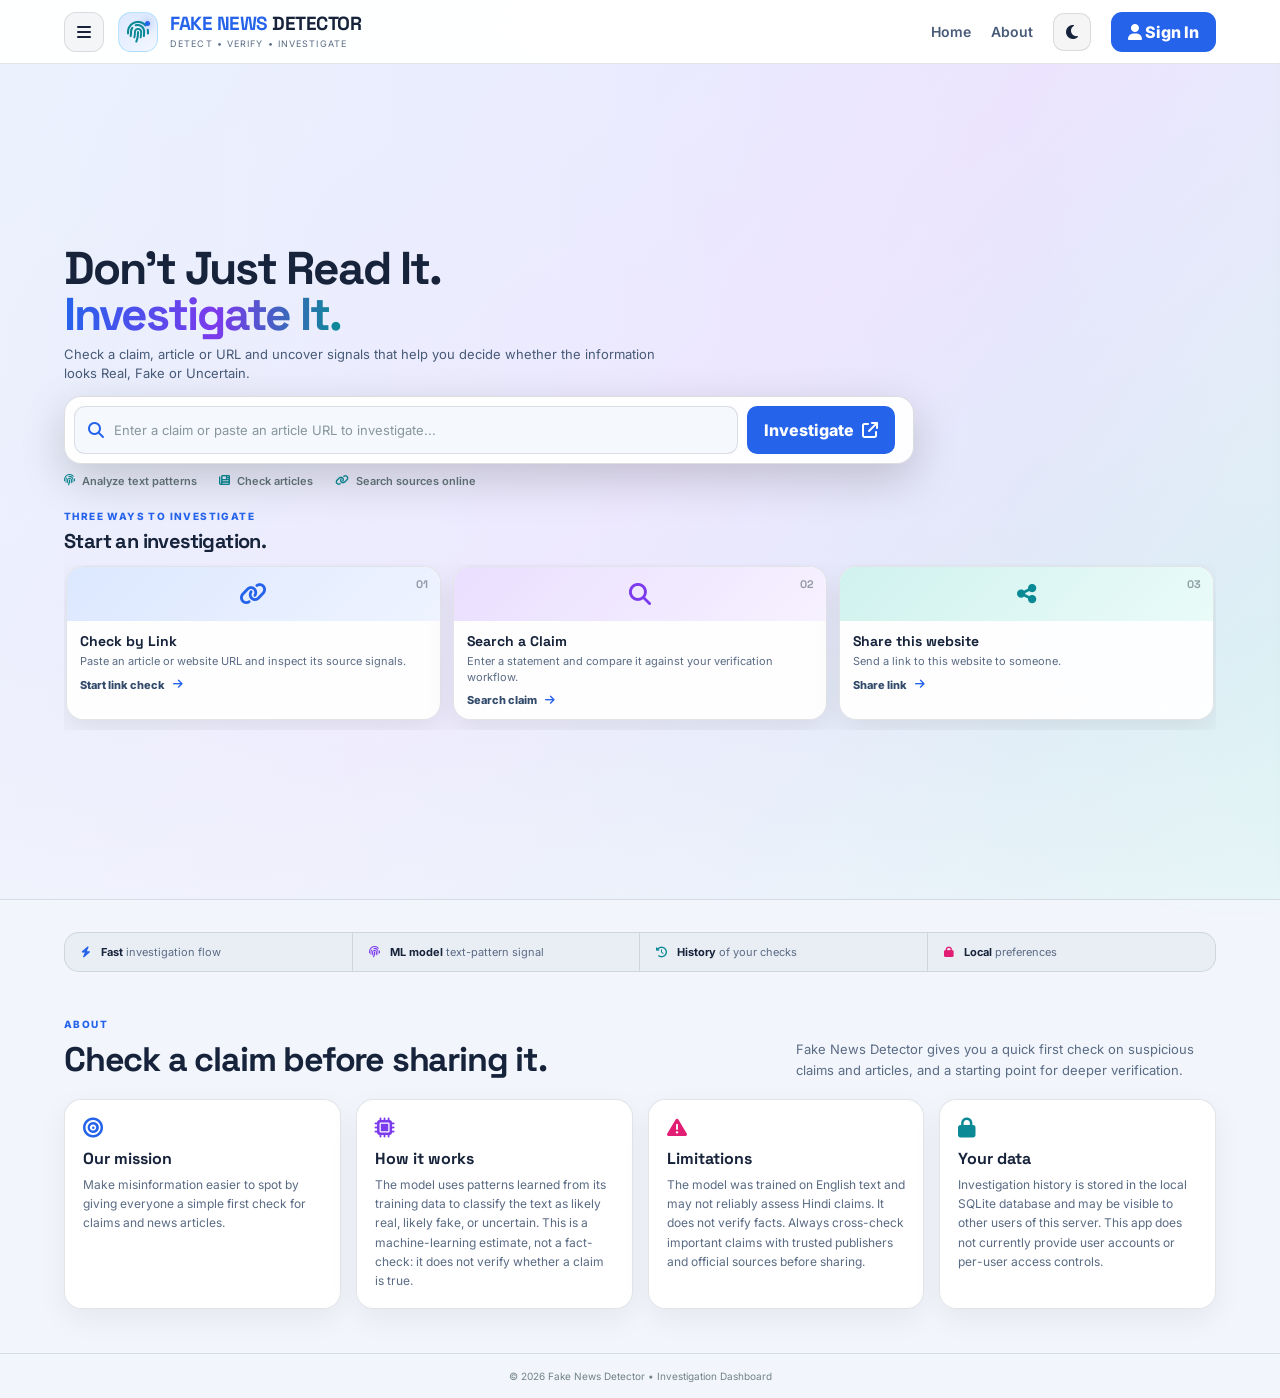
<file: Frontend/index.html>
<!DOCTYPE html>
<html lang="en">

<head>
  <meta charset="UTF-8" />
  <meta name="viewport" content="width=device-width, initial-scale=1.0" />
  <title id="documentTitle">Fake News Detector | Investigation Dashboard</title>

  <link rel="preconnect" href="https://cdnjs.cloudflare.com" />
  <link rel="stylesheet" href="https://cdnjs.cloudflare.com/ajax/libs/font-awesome/6.5.2/css/all.min.css" />
  <link rel="stylesheet" href="style.css" />
</head>

<body>

  <div class="page-glow glow-one"></div>
  <div class="page-glow glow-two"></div>


  <!-- ================= NAVBAR ================= -->
  <header class="navbar">

    <div class="nav-left">
      <button class="menu-btn" id="menuBtn" aria-label="Open sidebar">
        <i class="fa-solid fa-bars"></i>
      </button>
      <a href="#" class="brand" id="homeLink">
        <div class="brand-logo">
          <i class="fa-solid fa-fingerprint"></i>
          <span class="scan-dot"></span>
        </div>
        <div>
          <div class="brand-name" id="brandName"><span>FAKE NEWS</span> DETECTOR</div>
          <div class="brand-tagline" id="brandTagline">Detect • Verify • Investigate</div>
        </div>
      </a>
    </div>

    <nav class="nav-links">
      <a href="#home" id="navHome">Home</a>
      <a href="#about" id="navAbout">About</a>

      <button class="icon-btn" id="themeBtn" type="button" aria-label="Toggle dark mode">
        <i class="fa-solid fa-moon"></i>
      </button>

      <button class="signin-nav" id="openAuthBtn">
        <i class="fa-solid fa-user"></i>
        <span id="signInText">Sign In</span>
      </button>

      <button class="avatar hidden" id="avatarBtn" type="button" aria-label="Open settings">
        <span id="avatarLetter">U</span>
      </button>

    </nav>

  </header>


  <!-- ================= SIDEBAR ================= -->
  <aside class="sidebar" id="sidebar">

    <div class="sidebar-head">
      <div>
        <span class="small-label" id="caseFileLabel">CASE FILE SYSTEM</span>
        <h3 id="sidebarTitle">Investigation</h3>
      </div>
      <button class="close-sidebar" id="closeSidebar" aria-label="Close sidebar">
        <i class="fa-solid fa-xmark"></i>
      </button>
    </div>

    <div class="sidebar-section">
      <p id="sidebarMainLabel">Main</p>

      <button class="side-link active" data-section="dashboard">
        <i class="fa-solid fa-gauge-high"></i>
        <span id="dashboardText">Dashboard</span>
      </button>

      <button class="side-link" data-section="history">
        <i class="fa-solid fa-clock-rotate-left"></i>
        <span id="historyText">History</span>
      </button>
    </div>

    <div class="sidebar-section">
      <p id="sidebarAccountLabel">Preferences</p>

      <button class="side-link" data-section="settings">
        <i class="fa-solid fa-sliders"></i>
        <span id="settingsText">Settings</span>
      </button>

      <button class="side-link" id="sidebarLogin">
        <i class="fa-solid fa-right-to-bracket"></i>
        <span id="loginText">Login</span>
      </button>
    </div>

    <div class="sidebar-bottom hidden" id="sidebarBottom">
      <button class="side-link logout" id="logoutBtn">
        <i class="fa-solid fa-arrow-right-from-bracket"></i>
        <span id="logoutText">Logout</span>
      </button>
    </div>

  </aside>

  <div class="sidebar-overlay" id="sidebarOverlay"></div>


  <!-- ================= MAIN ================= -->
  <main id="home">

    <!-- ================= HERO ================= -->
    <section class="hero">

      <div class="hero-gif"></div>
      <div class="hero-overlay"></div>

      <div class="hero-content">

        <h1 id="heroTitle">
          Don't Just Read It.
          <br />
          <span id="heroTitleSecond">Investigate It.</span>
        </h1>

        <p class="hero-description" id="heroDescription">
          Check a claim, article or URL and uncover
          signals that help you decide whether the information
          looks <b>Real</b>, <b>Fake</b> or <b>Uncertain</b>.
        </p>

        <!-- SEARCH BOX -->
        <div class="investigation-box">

          <div class="search-wrap">
            <i class="fa-solid fa-magnifying-glass"></i>
            <input id="claimInput" type="text" placeholder="Enter a claim or paste an article URL to investigate..."
              autocomplete="off" />
            <button class="clear-search" id="clearSearch" aria-label="Clear" type="button">
              <i class="fa-solid fa-xmark"></i>
            </button>
          </div>

          <button class="investigate-btn" id="investigateBtn" type="button">
            <span id="investigateText">Investigate</span>
            <i class="fa-solid fa-arrow-up-right-from-square"></i>
          </button>

        </div>

        <div class="quick-tools">
          <button class="quick-tool" id="quickAuthorshipButton" type="button" data-tool="text">
            <i class="fa-solid fa-fingerprint"></i>
            <span id="quickAuthorship">Analyze text patterns</span>
          </button>
          <button class="quick-tool" id="quickArticlesButton" type="button" data-tool="article">
            <i class="fa-solid fa-newspaper"></i>
            <span id="quickArticles">Check articles</span>
          </button>
          <button class="quick-tool" id="quickSourcesButton" type="button" data-tool="sources">
            <i class="fa-solid fa-link"></i>
            <span id="quickSources">Search sources online</span>
          </button>
        </div>

      </div>

      <!-- ================= METHODS ================= -->
      <section class="methods-section" id="methods">

        <div class="section-heading">
          <div>
            <span class="section-kicker" id="methodsKicker">THREE WAYS TO INVESTIGATE</span>
            <h2 id="methodsTitle">Start an investigation.</h2>
          </div>
          <p id="methodsDescription">
            Analyze text or an article URL with the model, or share this app.
            The model provides a signal, not verified evidence.
          </p>
        </div>

        <div class="method-grid">

          <!-- LINK -->
          <article class="method-card" data-method="link">
            <div class="method-image">
              <div class="image-art">
                <i class="fa-solid fa-link"></i>
                <span class="orbit orbit-a"></span>
                <span class="orbit orbit-b"></span>
              </div>
              <span class="image-number">01</span>
            </div>
            <div class="method-body">
              <h3 id="linkTitle">Check by Link</h3>
              <p id="linkDescription">Paste an article or website URL and inspect its source signals.</p>
              <button class="card-action" type="button">
                <span id="linkAction">Start link check</span>
                <i class="fa-solid fa-arrow-right"></i>
              </button>
            </div>
          </article>

          <!-- SEARCH -->
          <article class="method-card" data-method="search">
            <div class="method-image">
              <div class="image-art">
                <i class="fa-solid fa-magnifying-glass"></i>
                <span class="search-rays"></span>
              </div>
              <span class="image-number">02</span>
            </div>
            <div class="method-body">
              <h3 id="searchTitle">Search a Claim</h3>
              <p id="searchDescription">Enter a statement and compare it against your verification workflow.</p>
              <button class="card-action" type="button">
                <span id="searchAction">Search claim</span>
                <i class="fa-solid fa-arrow-right"></i>
              </button>
            </div>
          </article>

          <!-- SHARE -->
          <article class="method-card" data-method="share">
            <div class="method-image">
              <div class="image-art">
                <i class="fa-solid fa-share-nodes"></i>
                <span class="node n1"></span>
                <span class="node n2"></span>
                <span class="node n3"></span>
              </div>
              <span class="image-number">03</span>
            </div>
            <div class="method-body">
              <h3 id="shareTitle">Share this website</h3>
              <p id="shareDescription">Send a link to this website to someone.</p>
              <button class="card-action" type="button">
                <span id="shareAction">Share link</span>
                <i class="fa-solid fa-arrow-right"></i>
              </button>
            </div>
          </article>

        </div>

      </section>

    </section>


    <!-- ================= RESULT POPUP ================= -->
    <div class="result-backdrop hidden" id="resultSection" aria-hidden="true">

      <div class="result-popup" id="resultPopup" role="dialog" aria-modal="true" aria-labelledby="resultTitle">

        <button class="modal-close" id="closeResult" type="button" aria-label="Close result">
          <i class="fa-solid fa-xmark"></i>
        </button>

        <div class="result-head">

          <div class="result-icon">
            <i class="fa-solid fa-shield-halved" id="resultIconI"></i>
          </div>

          <div>
            <span class="result-badge" id="resultBadge">RESULT</span>
            <h2 id="resultTitle">Check result</h2>
            <p id="signalText">Your result appears here after you run a check.</p>
          </div>

        </div>

        <section class="confidence-card hidden" id="confidenceCard" aria-label="Model estimate">
          <div class="confidence-heading">
            <div>
              <span class="confidence-label" id="confidenceLabel">MODEL ESTIMATE</span>
              <p id="confidenceDescription">An estimate for the model's label, not a measure of truth</p>
            </div>
            <strong id="confidenceValue">--%</strong>
          </div>
          <div
            class="confidence-track"
            id="confidenceTrack"
            role="progressbar"
            aria-label="Model estimate"
            aria-valuemin="0"
            aria-valuemax="100"
            aria-valuenow="0"
          >
            <span id="confidenceBar"></span>
          </div>
          <small id="confidenceDisclaimer">This score cannot confirm whether the claim is true or false.</small>
        </section>

        <section class="article-details hidden" id="articleDetails" aria-label="Fetched article details">
          <div class="article-detail-row">
            <span id="publisherLabel">Publisher</span>
            <strong id="articlePublisher"></strong>
          </div>
          <div class="article-detail-row">
            <span id="authorLabel">Listed author</span>
            <strong id="articleAuthor">No author metadata found</strong>
          </div>
          <h3 id="articleTitle"></h3>
          <a class="article-source-link" id="articleSourceLink" target="_blank" rel="noopener noreferrer">Open original
            article</a>
          <span class="article-preview-label" id="articlePreviewLabel">Extracted text preview</span>
          <p id="articlePreview"></p>
        </section>

        <section class="evidence-results hidden" id="newsEvidence" aria-label="Related news coverage">
          <div class="evidence-heading">
            <h3 id="newsEvidenceTitle">Related news coverage</h3>
            <span id="newsEvidenceDisclaimer">Not a fact-check verdict</span>
          </div>
          <p id="evidenceStatus"></p>
          <ul id="evidenceList"></ul>
        </section>

        <ul class="result-checks" id="resultChecks"></ul>

        <div class="result-note">
          <i class="fa-solid fa-circle-info"></i>
          <div class="result-note-copy">
            <span id="actionText">Enter a claim or article URL and select Investigate.</span>
            <strong class="ai-disclaimer" id="aiDisclaimer">Please check reliable sources before trusting or sharing a claim.</strong>
          </div>
        </div>

        <div class="source-links hidden" id="resultSources">
          <span id="sourceLinksLabel">Look up this claim</span>
          <a id="factCheckLink" target="_blank" rel="noopener noreferrer">Search fact checks</a>
          <a id="independentSourcesLink" target="_blank" rel="noopener noreferrer">Search independent sources</a>
        </div>

      </div>

    </div>

    <!-- ================= STATS ================= -->
    <section class="stats-strip">

      <div>
        <i class="fa-solid fa-bolt"></i>
        <span><b id="fastText">Fast</b> <span id="fastDescription">investigation flow</span></span>
      </div>

      <div>
        <i class="fa-solid fa-fingerprint"></i>
        <span><b id="multiText">ML model</b> <span id="multiDescription">text-pattern signal</span></span>
      </div>

      <div>
        <i class="fa-solid fa-clock-rotate-left"></i>
        <span><b id="historyStatText">History</b> <span id="historyStatDescription">of your checks</span></span>
      </div>

      <div>
        <i class="fa-solid fa-lock"></i>
        <span><b id="privateText">Local</b> <span id="privateDescription">preferences</span></span>
      </div>

    </section>


    <!-- ================= ABOUT ================= -->
    <section class="about-section" id="about">

      <div class="section-heading">
        <div>
          <span class="section-kicker" id="aboutKicker">ABOUT</span>
          <h2 id="aboutTitle">Check a claim before sharing it.</h2>
        </div>
        <p id="aboutDescription">
          Fake News Detector gives you a quick first check on suspicious
          claims and articles, and a starting point for deeper verification.
        </p>
      </div>

      <div class="about-grid">

        <article class="about-card">
          <i class="fa-solid fa-bullseye"></i>
          <h3 id="missionTitle">Our mission</h3>
          <p id="missionDescription">Make misinformation easier to spot by giving everyone a simple first check for claims and news articles.
          </p>
        </article>

        <article class="about-card">
          <i class="fa-solid fa-microchip"></i>
          <h3 id="howItWorksTitle">How it works</h3>
          <p id="howItWorksDescription">The model uses patterns learned from its training data to classify the text as likely real, likely fake, or uncertain. This is a machine-learning estimate, not a fact-check: it does not verify whether a claim is true.</p>
        </article>

        <article class="about-card">
          <i class="fa-solid fa-triangle-exclamation"></i>
          <h3 id="limitationsTitle">Limitations</h3>
          <p id="limitationsDescription">The model does not verify facts. Always cross-check important claims with trusted publishers and official
            sources before sharing.</p>
        </article>

        <article class="about-card">
          <i class="fa-solid fa-lock"></i>
          <h3 id="yourDataTitle">Your data</h3>
          <p id="yourDataDescription">Investigation history is stored in the local SQLite database and may be visible to other users of this server. This app does not currently provide user accounts or per-user access controls.</p>
        </article>

      </div>

    </section>

  </main>


  <!-- ================= AUTH MODAL ================= -->
  <div class="modal-backdrop" id="authModal">

    <div class="auth-modal">

      <div class="auth-content">

        <button class="modal-close" id="closeAuth" type="button" aria-label="Close">
          <i class="fa-solid fa-xmark"></i>
        </button>

        <div class="auth-logo">
          <i class="fa-solid fa-fingerprint"></i>
        </div>

        <span class="section-kicker" id="caseAccessLabel">CASE FILE ACCESS</span>

        <h2 id="authHeading">Sign In</h2>

        <p class="auth-subtitle" id="authSubtitle">Demo sign-in only; no secure account is created.</p>

        <form id="authForm">

          <label id="nameField" class="field hidden">
            <span id="nameLabel">Full name</span>
            <div>
              <i class="fa-regular fa-user"></i>
              <input id="authName" type="text" placeholder="Your name" />
            </div>
          </label>

          <label class="field">
            <span id="emailLabel">Email</span>
            <div>
              <i class="fa-regular fa-envelope"></i>
              <input id="authEmail" type="email" placeholder="you@example.com" required />
            </div>
          </label>

          <label class="field">
            <span id="passwordLabel">Password</span>
            <div>
              <i class="fa-solid fa-lock"></i>
              <input id="authPassword" type="password" placeholder="Enter your password" required />
            </div>
          </label>

          <label id="confirmField" class="field hidden">
            <span id="confirmLabel">Confirm password</span>
            <div>
              <i class="fa-solid fa-shield-halved"></i>
              <input id="authConfirmPassword" type="password" placeholder="Repeat your password" />
            </div>
          </label>

          <div class="form-row" id="loginOptions">
            <label class="remember">
              <input type="checkbox" id="rememberMe" />
              <span id="rememberText">Remember me</span>
            </label>
            <button type="button" class="text-btn" id="forgotPasswordBtn">Forgot password?</button>
          </div>

          <button class="auth-submit" type="submit" id="authSubmit">Login</button>

        </form>

        <p class="auth-switch-text">
          <span id="switchPrompt">Need an account?</span>
          <button type="button" class="text-link" id="authSwitchLink" data-auth="signup">Create one</button>
        </p>

        <p class="auth-privacy" id="authPrivacy">
          Demo only: accounts are stored in this browser, and passwords are hashed locally. This is not secure server-side authentication.
        </p>

      </div>

    </div>

  </div>


  <!-- ================= SETTINGS PANEL ================= -->
  <div class="settings-panel" id="settingsPanel">

    <div class="settings-head">
      <div>
        <span class="section-kicker" id="preferencesLabel">PREFERENCES</span>
        <h2 id="settingsPanelTitle">Settings</h2>
      </div>
      <button id="closeSettings" type="button" aria-label="Close settings">
        <i class="fa-solid fa-xmark"></i>
      </button>
    </div>

    <div class="settings-groups">

      <!-- APPEARANCE -->
      <div class="settings-group">
        <div class="group-label" id="appearanceGroupLabel">Appearance</div>

        <div class="setting-item">
          <div>
            <b id="darkText">Dark mode</b>
            <small id="darkDescription">Use a darker theme that is easier on the eyes.</small>
          </div>
          <label class="switch">
            <input type="checkbox" id="darkToggle" />
            <span></span>
          </label>
        </div>

      </div>

      <!-- LANGUAGE -->
      <div class="settings-group">
        <div class="group-label" id="languageGroupLabel">Language &amp; notifications</div>

        <div class="setting-item">
          <div>
            <b id="languageText">Language</b>
            <small id="languageSettingText">English</small>
          </div>
          <button type="button" class="setting-action" id="languageChangeButton" data-setting-action="language">Change</button>
        </div>

        <!-- NOTIFICATIONS -->
        <div class="setting-item">
          <div>
            <b id="notificationsText">Notifications</b>
            <small id="notificationsDescription">Show a browser alert when a check finishes. Keep the browser open.</small>
          </div>
          <label class="switch">
            <input type="checkbox" id="notificationToggle" />
            <span></span>
          </label>
        </div>
      </div>

      <!-- HISTORY -->
      <div class="settings-group">
        <div class="group-label" id="historyGroupLabel">History &amp; data</div>

        <div class="setting-item">
          <div>
            <b id="historySettingTitle">History</b>
            <small id="historySettingDescription">Review prior investigations and saved results.</small>
          </div>
          <button type="button" class="setting-action" id="historyViewButton" data-setting-action="history">View</button>
        </div>
      </div>

    </div>

    <div class="setting-note">
      <i class="fa-solid fa-circle-info"></i>
      <span id="settingNoteText">Preferences are stored in this browser. Investigation history is stored on this server and is not separated by user accounts.</span>
    </div>

  </div>


  <!-- ================= SETTINGS ACTION MODAL ================= -->
  <div class="settings-action-backdrop" id="settingsActionBackdrop" aria-hidden="true">

    <div class="settings-action-modal" role="dialog" aria-modal="true" aria-labelledby="settingsActionTitle">

      <button class="modal-close settings-action-close" id="closeSettingsAction" type="button" aria-label="Close">
        <i class="fa-solid fa-xmark"></i>
      </button>

      <span class="section-kicker" id="settingsActionKicker">SETTINGS</span>

      <h2 id="settingsActionTitle">Settings</h2>

      <p class="settings-action-subtitle" id="settingsActionSubtitle"></p>

      <div id="settingsActionContent"></div>

    </div>

  </div>


  <!-- ================= TOAST ================= -->
  <div class="toast" id="toast">
    <i class="fa-solid fa-circle-check"></i>
    <span id="toastText">Done</span>
  </div>


  <!-- ================= FOOTER ================= -->
  <footer>
    <p id="footerText">© 2026 Fake News Detector • Investigation Dashboard</p>
  </footer>

  <script src="script.js"></script>

</body>

</html>
</file>
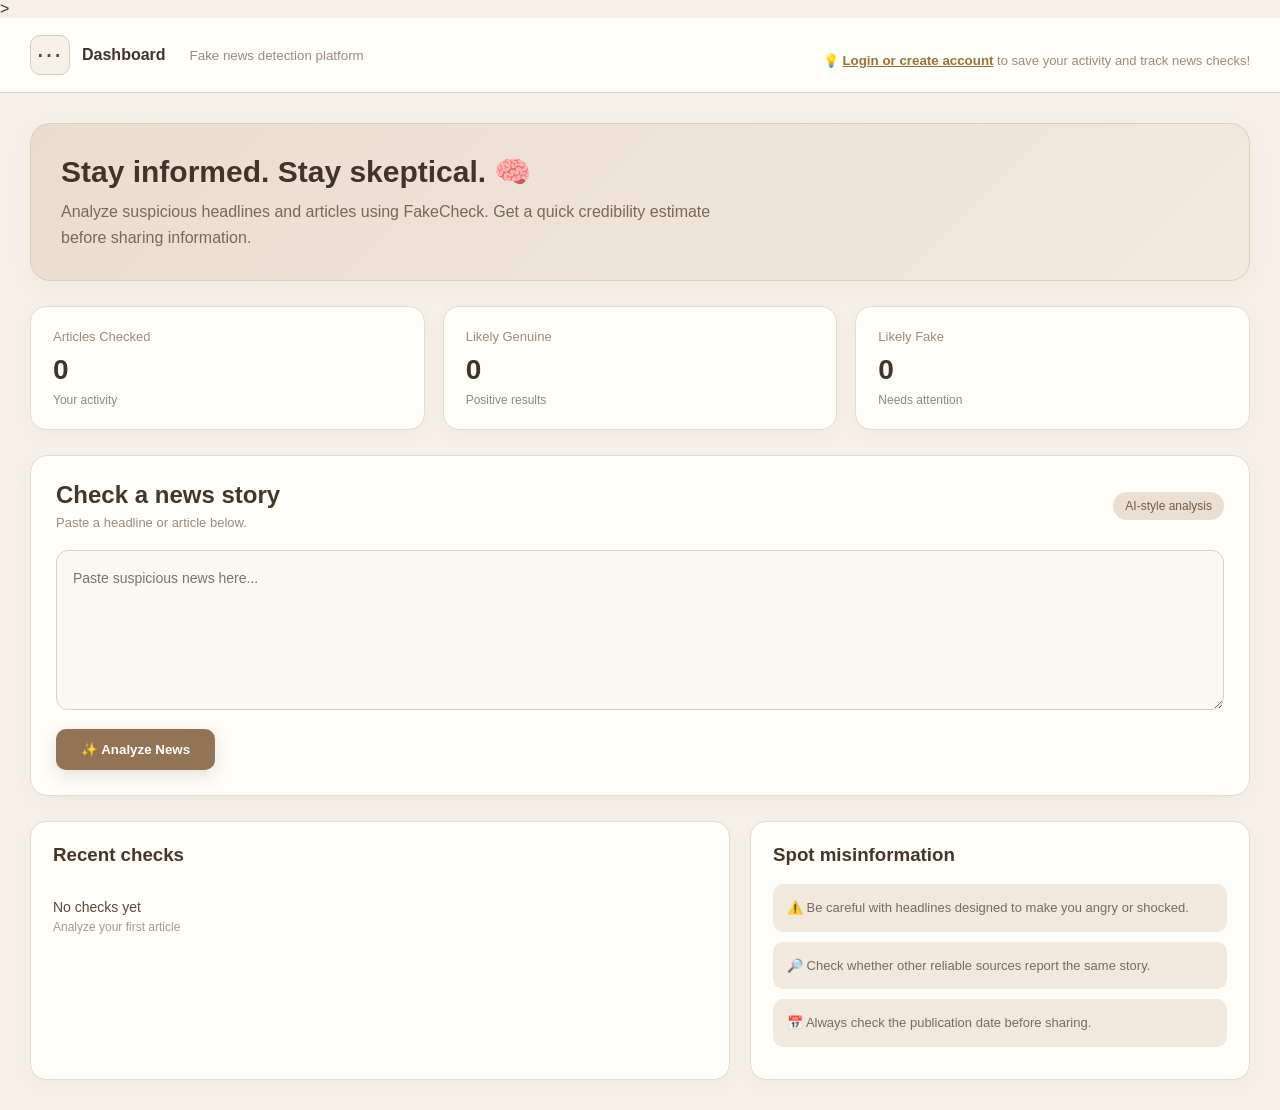
<file: Frontend/Fake-News/index.html>
<!DOCTYPE html>
<html lang="en">

<head>
    <meta charset="UTF-8">>
    <meta name="viewport" content="width=device-width, initial-scale=1.0">
    <title>FakeNewsCheck - Fake News Detector</title>
    <link rel="stylesheet" href="style.css">
</head>

<body>

    <!-- ================= LOGIN ================= -->
    <div id="loginPage" class="auth-page hidden">
        <div class="auth-box">
            <button class="close-btn" onclick="hideForms()">×</button>
            <div class="brand">
                <div class="brand-icon">✓</div>
                <div class="brand-name">Fake<span>NewsCheck</span></div>
            </div>

            <h1>Welcome back</h1>
            <p class="subtitle">Verify news before you believe it.</p>

            <div class="field">
                <label>Email</label>
                <input type="email" id="loginEmail" placeholder="you@example.com">
            </div>

            <div class="field">
                <label>Password</label>
                <input type="password" id="loginPassword" placeholder="••••••••">
            </div>

            <button class="primary-btn" onclick="login()">Login</button>

            <div class="switch">
                Don't have an account?
                <button onclick="showSignup()">Create account</button>
            </div>
        </div>
    </div>

    <!-- ================= SIGNUP ================= -->
    <div id="signupPage" class="auth-page hidden">
        <div class="auth-box">
            <button class="close-btn" onclick="hideForms()">×</button>
            <div class="brand">
                <div class="brand-icon">✓</div>
                <div class="brand-name">Fake<span>NewsCheck</span></div>
            </div>

            <h1>Create account</h1>
            <p class="subtitle">Start checking suspicious news.</p>

            <div class="field">
                <label>Name</label>
                <input type="text" id="signupName" placeholder="Your name">
            </div>

            <div class="field">
                <label>Email</label>
                <input type="email" id="signupEmail" placeholder="you@example.com">
            </div>

            <div class="field">
                <label>Password</label>
                <input type="password" id="signupPassword" placeholder="Create password">
            </div>

            <button class="primary-btn" onclick="signup()">Create Account</button>

            <div class="switch">
                Already have an account?
                <button onclick="showLogin()">Login</button>
            </div>
        </div>
    </div>

    <!-- ================= DASHBOARD ================= -->
    <div id="dashboard" class="app">

        <!-- SIDEBAR -->
        <aside class="sidebar" id="sidebar" aria-hidden="true">
            <button class="sidebar-close" type="button" onclick="closeSidebar()" aria-label="Close navigation">×</button>
            <div class="sidebar-brand">
                <div class="brand-icon">✓</div>
                <span class="brand-name">Fake<span>NewsCheck</span></span>
            </div>

            <div class="nav-title">Main</div>
            <button class="nav-btn active" onclick="openPage('home', this)">🏠 <span>Dashboard</span></button>
            <button class="nav-btn" onclick="openPage('checker', this)">🔍 <span>News Checker</span></button>
            <button class="nav-btn" onclick="openPage('history', this)">🕐 <span>History</span></button>

            <div class="nav-title">Account</div>
            <button class="nav-btn" onclick="openPage('settings', this)">⚙️ <span>Settings</span></button>
            <button class="nav-btn" id="authBtn" onclick="showLoginPage()">🔓<span>Login</span></button>
        </aside>

        <!-- MAIN -->
        <main class="main">
            <header class="topbar">
                <div>
                    <button class="menu-toggle" type="button" onclick="toggleSidebar()" aria-label="Open navigation"
                        aria-controls="sidebar" aria-expanded="false">⋯</button>
                    <b id="topTitle">Dashboard</b>
                    <br>
                    <small>Fake news detection platform</small>
                </div>

                <div class="profile" id="profileSection" style="display: none;">
                    <div class="avatar" id="avatar">U</div>
                    <div>
                        <b id="userName">User</b>
                        <br>
                        <small id="userEmail">user@email.com</small>
                    </div>
                </div>
                <div id="guestMessage" class="guest-message">
                    💡 <button onclick="showLoginPage()"
                        style="background: none; border: none; color: rgb(156, 113, 57); cursor: pointer; text-decoration: underline; font-weight: bold;">Login
                        or create account</button> to save your activity and track news checks!
                </div>
            </header>

            <div class="content">

                <!-- HOME -->
                <section id="home" class="page-section active">
                    <div id="loginPrompt" class="login-prompt hidden">
                        <div class="prompt-content">
                            <h3>📊 Track Your Activity</h3>
                            <p>Login to save your analysis history and see your overall statistics. No account yet?
                                Create one in seconds!</p>
                            <div class="prompt-buttons">
                                <button class="primary-btn" onclick="showLoginPage()">Login or Sign Up</button>
                                <button class="secondary-btn" onclick="closeLoginPrompt()">Continue as Guest</button>
                            </div>
                        </div>
                    </div>
                    <div class="hero">
                        <h1>Stay informed. Stay skeptical. 🧠</h1>
                        <p>
                            Analyze suspicious headlines and articles using FakeCheck.
                            Get a quick credibility estimate before sharing information.
                        </p>
                    </div>

                    <div class="stats">
                        <div class="stat">
                            <div class="stat-title">Articles Checked</div>
                            <div class="stat-value" id="checkedCount">0</div>
                            <div class="stat-change">Your activity</div>
                        </div>

                        <div class="stat">
                            <div class="stat-title">Likely Genuine</div>
                            <div class="stat-value" id="genuineCount">0</div>
                            <div class="stat-change">Positive results</div>
                        </div>

                        <div class="stat">
                            <div class="stat-title">Likely Fake</div>
                            <div class="stat-value" id="fakeCount">0</div>
                            <div class="stat-change">Needs attention</div>
                        </div>
                    </div>

                    <div class="checker">
                        <div class="checker-header">
                            <div>
                                <h2>Check a news story</h2>
                                <p>Paste a headline or article below.</p>
                            </div>
                            <div class="badge">AI-style analysis</div>
                        </div>

                        <textarea id="newsText" placeholder="Paste suspicious news here..."></textarea>
                        <button class="primary-btn analyze" onclick="analyzeNews()">✨ Analyze News</button>

                        <div id="result" class="result hidden">
                            <div class="result-top">
                                <div>
                                    <div class="result-status" id="resultStatus">Analysis Complete</div>
                                    <small>Estimated credibility</small>
                                </div>
                                <div class="confidence" id="confidence">0%</div>
                            </div>

                            <div class="progress">
                                <div id="progressBar" class="progress-bar"></div>
                            </div>

                            <div class="checks">
                                <div class="check">✓ Language analysis</div>
                                <div class="check">✓ Sensationalism check</div>
                                <div class="check">✓ Source indicators</div>
                            </div>
                        </div>
                    </div>

                    <div class="two-column">
                        <div class="panel">
                            <h3>Recent checks</h3>
                            <div id="activityList">
                                <div class="activity">
                                    <div class="activity-title">No checks yet</div>
                                    <div class="activity-time">Analyze your first article</div>
                                </div>
                            </div>
                        </div>

                        <div class="panel">
                            <h3>Spot misinformation</h3>

                            <div class="tip">
                                ⚠️ Be careful with headlines designed to make you angry or shocked.
                            </div>

                            <div class="tip">
                                🔎 Check whether other reliable sources report the same story.
                            </div>

                            <div class="tip">
                                📅 Always check the publication date before sharing.
                            </div>
                        </div>
                    </div>
                </section>

                <!-- CHECKER -->
                <section id="checker" class="page-section">
                    <div class="simple-card">
                        <h1>🔍 Fake News Checker</h1>
                        <p>
                            Use the dashboard checker to analyze a suspicious article.
                        </p>
                        <br>
                        <button class="primary-btn analyze"
                            onclick="openPage('home', document.querySelector('.nav-btn'))">
                            Go to NewsChecker
                        </button>
                    </div>
                </section>

                <!-- HISTORY -->
                <section id="history" class="page-section">
                    <div id="historyLoginPrompt" class="simple-card" style="text-align: center;">
                        <h1>🔐 Login Required</h1>
                        <p style="margin-bottom: 20px;">
                            Create an account or login to save your analysis history and track your activity over time.
                        </p>
                        <button class="primary-btn" onclick="showLoginPage()" style="display: inline-block;">Login or
                            Sign Up</button>
                    </div>
                    <div id="historyCard" class="simple-card" style="display: none;">
                        <h1>🕐 Checking History</h1>
                        <p>
                            Your recently analyzed news stories will appear here.
                        </p>
                        <br>
                        <div id="historyList">
                            No history yet.
                        </div>
                    </div>
                </section>

                <!-- SETTINGS -->
                <!-- SETTINGS -->
                <section id="settings" class="page-section">

                    <div class="simple-card settings-card">

                        <h1>⚙️ Settings</h1>
                        <p>Manage your account and preferences.</p>

                        <!-- PROFILE -->
                        <div class="settings-section">

                            <div class="settings-heading">
                                <span class="settings-icon">👤</span>

                                <div>
                                    <h3>Profile</h3>
                                    <p>Manage your basic account information.</p>
                                </div>
                            </div>

                            <div class="settings-row">

                                <div class="settings-field">
                                    <label>Name</label>
                                    <input type="text" id="settingsName" placeholder="Your name">
                                </div>

                                <div class="settings-field">
                                    <label>Email</label>
                                    <input type="email" id="settingsEmailInput" placeholder="you@example.com" disabled>
                                </div>

                            </div>

                            <button class="secondary-btn settings-btn" onclick="saveProfile()">
                                Save Profile
                            </button>

                        </div>


                        <!-- APPEARANCE -->
                        <div class="settings-section">

                            <div class="settings-heading">
                                <span class="settings-icon">🎨</span>

                                <div>
                                    <h3>Appearance</h3>
                                    <p>Choose how FakeNewsCheck looks.</p>
                                </div>
                            </div>

                            <div class="settings-option">

                                <div>
                                    <b>Light / Dark Mode</b>
                                    <small>Switch between light and dark mode.</small>
                                </div>

                                <label class="switch-toggle">
                                    <input type="checkbox" id="appearanceToggle" onchange="toggleAppearance()">
                                    <span class="slider"></span>
                                </label>

                            </div>

                        </div>


                        <!-- LANGUAGE -->
                        <div class="settings-section">

                            <div class="settings-heading">
                                <span class="settings-icon">🌐</span>

                                <div>
                                    <h3>Language</h3>
                                    <p>Select your preferred language.</p>
                                </div>
                            </div>

                            <div class="settings-option">

                                <div>
                                    <b>Interface Language</b>
                                    <small>Choose the language used by FakeCheck.</small>
                                </div>

                                <select id="languageSelect" onchange="saveLanguage()">
                                    <option value="English">English</option>
                                    <option value="Hindi">Hindi</option>
                                </select>

                            </div>

                        </div>


                        <!-- NOTIFICATIONS -->
                        <div class="settings-section">

                            <div class="settings-heading">
                                <span class="settings-icon">🔔</span>

                                <div>
                                    <h3>Notifications</h3>
                                    <p>Manage your notification preferences.</p>
                                </div>
                            </div>

                            <div class="settings-option">

                                <div>
                                    <b>Activity Notifications</b>
                                    <small>Turn activity notifications on or off.</small>
                                </div>

                                <label class="switch-toggle">
                                    <input type="checkbox" id="notificationToggle" checked
                                        onchange="toggleNotifications()">
                                    <span class="slider"></span>
                                </label>

                            </div>

                        </div>


                        <!-- HISTORY & DATA -->
                        <div class="settings-section">

                            <div class="settings-heading">
                                <span class="settings-icon">🗂️</span>

                                <div>
                                    <h3>History & Data</h3>
                                    <p>Manage your saved analysis data.</p>
                                </div>
                            </div>

                            <div class="settings-option">

                                <div>
                                    <b>Clear Analysis History</b>
                                    <small>Delete all your saved news analysis history.</small>
                                </div>

                                <button class="danger-btn" onclick="clearHistory()">
                                    Clear History
                                </button>

                            </div>

                        </div>


                        <!-- SECURITY -->
                        <div class="settings-section">

                            <div class="settings-heading">
                                <span class="settings-icon">🔐</span>

                                <div>
                                    <h3>Security</h3>
                                    <p>Manage your account password.</p>
                                </div>
                            </div>

                            <div class="settings-password">

                                <label>New Password</label>

                                <input type="password" id="newPassword" placeholder="Enter new password">

                                <button class="secondary-btn settings-btn" onclick="changePassword()">
                                    Change Password
                                </button>

                            </div>

                        </div>


                        <!-- ABOUT FAKECHECK -->
                        <div class="settings-section">

                            <div class="settings-heading">
                                <span class="settings-icon">ℹ️</span>

                                <div>
                                    <h3>About FakeNewsCheck</h3>
                                    <p>About our fake news detection platform.</p>
                                </div>
                            </div>

                            <p class="settings-text">
                                FakeCheck is a fake news detection platform that
                                analyzes news content and provides an estimated
                                credibility result.
                            </p>

                        </div>


                        <!-- DISCLAIMER -->
                        <div class="settings-section disclaimer">

                            <div class="settings-heading">
                                <span class="settings-icon">⚠️</span>

                                <div>
                                    <h3>Disclaimer</h3>
                                    <p>Important information about our predictions.</p>
                                </div>
                            </div>

                            <p class="settings-text">
                                FakeNewsCheck provides estimated results based on news
                                analysis. These results do not guarantee that the
                                information is factually true or false. Always verify
                                important information using reliable sources.
                            </p>

                        </div>


                        <!-- ACCOUNT -->
                        <div class="settings-section account-section">

                            <div class="settings-heading">
                                <span class="settings-icon">🚪</span>

                                <div>
                                    <h3>Account</h3>
                                    <p>Manage your account session.</p>
                                </div>
                            </div>

                            <button class="danger-btn logout-settings" onclick="logout()">
                                Logout
                            </button>

                        </div>

                    </div>

                </section>

            </div>
        </main>

    </div>

    <script src="script.js"></script>

</body>

</html>
</file>
<file: Frontend/style.css>
@import url('https://fonts.googleapis.com/css2?family=Inter:wght@400;500;600;700;800&family=Space+Grotesk:wght@500;600;700&display=swap');

:root {
  --bg: #F2F6FC;
  --panel: #FFFFFF;
  --line: rgba(22, 35, 58, .12);
  --text: #16233A;
  --muted: #5A6B84;
  --gold: #2563EB;
  --cyan: #0B8A96;
  --red: #C95454;
  --green: #2E8B70;
  --shadow: 0 20px 60px rgba(22, 35, 58, .14);
}

* {
  box-sizing: border-box;
  margin: 0;
  padding: 0;
}

html {
  scroll-behavior: smooth;
}

body {
  font-family: Inter, sans-serif;
  color: var(--text);
  background:
    radial-gradient(circle at 15% 15%, rgba(56, 189, 248, .08), transparent 28%),
    radial-gradient(circle at 85% 25%, rgba(124, 58, 237, .07), transparent 26%),
    var(--bg);
  min-height: 100vh;
  overflow-x: hidden;
}

body.modal-open {
  overflow: hidden;
}

button,
input {
  font: inherit;
}

button {
  cursor: pointer;
}

a {
  color: inherit;
  text-decoration: none;
}

.hidden {
  display: none !important;
}


/* ================= GLOW ================= */

.page-glow {
  position: fixed;
  width: 280px;
  height: 280px;
  filter: blur(90px);
  border-radius: 50%;
  pointer-events: none;
  opacity: .13;
  z-index: -1;
}

.glow-one {
  background: var(--cyan);
  top: 15%;
  left: -120px;
}

.glow-two {
  background: var(--gold);
  right: -100px;
  top: 55%;
}


/* ================= NAVBAR ================= */

.navbar {
  position: sticky;
  top: 0;
  z-index: 50;
  height: 64px;
  width: 100%;
  display: flex;
  align-items: center;
  justify-content: space-between;
  padding: 0 5%;
  background: rgba(255, 255, 255, .94);
  border-bottom: 1px solid var(--line);
  backdrop-filter: blur(16px);
}

.nav-left,
.brand {
  display: flex;
  align-items: center;
}

.nav-left {
  gap: 14px;
}

.brand {
  gap: 12px;
}

.menu-btn {
  width: 40px;
  height: 40px;
  border-radius: 12px;
  border: 1px solid var(--line);
  background: rgba(22, 35, 58, .045);
  color: var(--text);
  display: grid;
  place-items: center;
  transition: .2s ease;
}

.menu-btn:hover {
  background: rgba(124, 58, 237, .12);
  color: var(--gold);
  transform: translateY(-2px);
}

.brand-logo {
  width: 40px;
  height: 40px;
  border-radius: 13px;
  position: relative;
  display: grid;
  place-items: center;
  background: linear-gradient(145deg, #DCE8FF, #F3F7FF);
  border: 1px solid rgba(56, 189, 248, .3);
  color: var(--cyan);
  font-size: 22px;
  overflow: hidden;
}

.scan-dot {
  position: absolute;
  right: 7px;
  top: 8px;
  width: 5px;
  height: 5px;
  border-radius: 50%;
  background: var(--gold);
  box-shadow: 0 0 10px var(--gold);
}

.brand-name {
  font-family: "Space Grotesk", sans-serif;
  font-size: 19px;
  line-height: 1;
  font-weight: 700;
  letter-spacing: -.5px;
}

.brand-name span {
  color: var(--gold);
}

.brand-tagline {
  margin-top: 5px;
  font-size: 9px;
  color: var(--muted);
  letter-spacing: 1.1px;
  text-transform: uppercase;
}

.nav-links {
  display: flex;
  align-items: center;
  gap: 20px;
}

.nav-links>a {
  color: #475A78;
  font-size: 14px;
  font-weight: 600;
  transition: .2s;
}

.nav-links>a:hover {
  color: var(--gold);
}

.icon-btn {
  width: 38px;
  height: 38px;
  border-radius: 11px;
  border: 1px solid var(--line);
  background: rgba(22, 35, 58, .045);
  color: var(--text);
  display: grid;
  place-items: center;
  transition: .2s ease;
}

.icon-btn:hover {
  color: var(--gold);
  transform: translateY(-2px);
}

.signin-nav {
  border: 1px solid rgba(37, 99, 235, .35);
  background: var(--gold);
  color: #FFFFFF;
  border-radius: 11px;
  padding: 9px 16px;
  font-weight: 800;
  transition: .2s ease;
}

.signin-nav:hover {
  background: #1D4ED8;
  transform: translateY(-2px);
}

.avatar {
  width: 40px;
  height: 40px;
  border-radius: 50%;
  border: 2px solid rgba(37, 99, 235, .35);
  background: linear-gradient(145deg, var(--gold), #7C3AED);
  color: #FFFFFF;
  font-family: "Space Grotesk", sans-serif;
  font-weight: 700;
  font-size: 16px;
  text-transform: uppercase;
  display: grid;
  place-items: center;
  transition: .2s ease;
}

.avatar:hover {
  transform: translateY(-2px);
}


/* ================= SIDEBAR ================= */

.sidebar {
  position: fixed;
  left: 12px;
  top: 12px;
  z-index: 100;
  width: 310px;
  height: calc(100vh - 24px);
  display: flex;
  flex-direction: column;
  padding: 25px 17px 17px;
  background: rgba(255, 255, 255, .98);
  border: 1px solid var(--line);
  border-radius: 22px;
  box-shadow: var(--shadow);
  transform: translateX(-125%);
  transition: transform .3s ease;
}

.sidebar.open {
  transform: translateX(0);
}

.sidebar-head {
  display: flex;
  justify-content: space-between;
  align-items: flex-start;
  padding: 0 7px 25px;
  border-bottom: 1px solid var(--line);
}

.small-label,
.section-kicker,
.result-label {
  color: var(--gold);
  font-size: 10px;
  font-weight: 800;
  letter-spacing: 1.4px;
}

.sidebar-head h3 {
  margin-top: 6px;
  font-family: "Space Grotesk", sans-serif;
  font-size: 20px;
}

.close-sidebar,
.settings-head button,
.modal-close {
  width: 36px;
  height: 36px;
  border-radius: 10px;
  border: 1px solid var(--line);
  background: rgba(22, 35, 58, .045);
  color: var(--muted);
  transition: .2s ease;
}

.close-sidebar:hover,
.settings-head button:hover,
.modal-close:hover {
  color: var(--text);
  background: rgba(239, 102, 102, .12);
  border-color: rgba(239, 102, 102, .4);
}

.sidebar-section {
  padding-top: 23px;
}

.sidebar-section>p {
  color: #738287;
  font-size: 10px;
  font-weight: 800;
  letter-spacing: 1.3px;
  text-transform: uppercase;
  padding: 0 10px 8px;
}

.side-link {
  width: 100%;
  border: 0;
  background: transparent;
  color: #475A78;
  border-radius: 12px;
  padding: 12px 11px;
  display: flex;
  align-items: center;
  gap: 13px;
  text-align: left;
  font-size: 14px;
  font-weight: 600;
  transition: .2s ease;
  margin-bottom: 4px;
}

.side-link i {
  width: 20px;
  text-align: center;
}

.side-link:hover {
  background: rgba(11, 138, 150, .08);
  color: var(--text);
  transform: translateX(3px);
}

.side-link.active {
  background: rgba(37, 99, 235, .10);
  color: var(--gold);
  border: 1px solid rgba(37, 99, 235, .16);
}

.sidebar-bottom {
  margin-top: auto;
  border-top: 1px solid var(--line);
  padding-top: 14px;
}

.side-link.logout {
  color: #C95454;
}

.side-link.logout:hover {
  background: rgba(201, 84, 84, .09);
}

.sidebar-overlay {
  position: fixed;
  inset: 0;
  background: rgba(22, 35, 58, .38);
  z-index: 90;
  opacity: 0;
  visibility: hidden;
  transition: .25s;
}

.sidebar-overlay.show {
  opacity: 1;
  visibility: visible;
}


/* ================= HERO ================= */

.hero {
  position: relative;
  min-height: 400px;
  width: 100%;
  display: flex;
  align-items: center;
  overflow: hidden;
  border-bottom: 1px solid var(--line);
}

.hero-gif {
  position: absolute;
  inset: 0;
  background-color: #E6EEFB;
  background-image: linear-gradient(135deg, #DCE8FF 0%, #EADFFF 50%, #D0F2EE 100%);
  background-size: cover;
  background-position: center;
}

.hero-overlay {
  position: absolute;
  inset: 0;
  background:
    linear-gradient(90deg,
      rgba(242, 246, 252, .62) 0%,
      rgba(242, 246, 252, .40) 45%,
      rgba(242, 246, 252, .12) 80%,
      rgba(242, 246, 252, .22) 100%),
    linear-gradient(0deg,
      rgba(242, 246, 252, .55) 0%,
      transparent 30%,
      rgba(242, 246, 252, .10) 100%);
}

.hero-content {
  position: relative;
  z-index: 2;
  width: min(1160px, 90%);
  margin: 0 auto;
  padding: 36px 0 28px;
}

.eyebrow {
  display: inline-flex;
  align-items: center;
  gap: 8px;
  font-size: 10px;
  font-weight: 800;
  letter-spacing: 1.5px;
  color: #475A78;
  background: rgba(255, 255, 255, .68);
  border: 1px solid rgba(22, 35, 58, .12);
  border-radius: 999px;
  padding: 7px 12px;
  backdrop-filter: blur(7px);
}

.live-dot {
  width: 7px;
  height: 7px;
  border-radius: 50%;
  background: var(--green);
  box-shadow: 0 0 12px rgba(46, 139, 112, .6);
}

.hero h1 {
  font-family: "Space Grotesk", sans-serif;
  font-size: clamp(34px, 5vw, 54px);
  line-height: 1;
  letter-spacing: -2px;
  max-width: 700px;
  margin: 14px 0 12px;
}

.hero h1 span {
  color: var(--gold);
}

.hero-description {
  max-width: 610px;
  color: #475A78;
  line-height: 1.55;
  font-size: 14px;
  margin-bottom: 18px;
}

.hero-description b {
  color: var(--text);
}


/* ================= INVESTIGATION ================= */

.investigation-box {
  width: min(850px, 100%);
  display: grid;
  grid-template-columns: 1fr auto auto;
  gap: 9px;
  padding: 9px;
  border-radius: 17px;
  background: rgba(255, 255, 255, .92);
  border: 1px solid rgba(22, 35, 58, .15);
  box-shadow: 0 15px 45px rgba(0, 0, 0, .18);
  backdrop-filter: blur(12px);
}

.search-wrap {
  display: flex;
  align-items: center;
  gap: 10px;
  min-width: 0;
  border: 1px solid rgba(22, 35, 58, .12);
  background: #F5F8FD;
  border-radius: 11px;
  padding: 0 13px;
}

.search-wrap>i {
  color: var(--gold);
}

.search-wrap input {
  width: 100%;
  height: 46px;
  background: transparent;
  border: 0;
  outline: 0;
  color: var(--text);
  font-size: 13px;
}

.search-wrap input::placeholder {
  color: #87979B;
}

.clear-search {
  border: 0;
  background: transparent;
  color: #718287;
  display: none;
}

.clear-search.show {
  display: block;
}

.investigate-btn {
  border: 0;
  border-radius: 10px;
  padding: 0 17px;
  min-height: 46px;
  font-weight: 800;
  display: flex;
  align-items: center;
  justify-content: center;
  gap: 8px;
  transition: .2s ease;
}

.investigate-btn {
  background: var(--gold);
  color: #FFFFFF;
}

.investigate-btn:hover {
  background: #1D4ED8;
  transform: translateY(-2px);
  box-shadow: 0 8px 25px rgba(37, 99, 235, .18);
}

.quick-tools {
  display: flex;
  gap: 22px;
  margin-top: 12px;
  color: #64777C;
  font-size: 11px;
  font-weight: 600;
}

.quick-tools span {
  display: flex;
  align-items: center;
  gap: 7px;
}

.quick-tools .quick-tool {
  display: inline-flex;
  align-items: center;
  gap: 7px;
  padding: 0;
  border: 0;
  background: transparent;
  color: inherit;
  font: inherit;
  cursor: pointer;
  text-align: left;
}

.quick-tools .quick-tool:hover {
  color: var(--cyan);
}

.quick-tools .quick-tool:focus-visible {
  outline: 2px solid var(--cyan);
  outline-offset: 3px;
}

.quick-tools i {
  color: var(--cyan);
}

.evidence-results {
  margin: 16px 0;
  padding: 14px;
  border: 1px solid var(--line, #d6e0e5);
  border-radius: 14px;
  background: rgba(255, 255, 255, .72);
}

.evidence-results.empty {
  margin: 8px 0;
  padding: 8px 10px;
}

.evidence-results.empty .evidence-heading {
  display: none;
}

.evidence-results.empty #evidenceStatus {
  margin: 0;
  font-size: 11px;
  line-height: 1.4;
}

.evidence-heading {
  display: flex;
  flex-wrap: wrap;
  align-items: baseline;
  justify-content: space-between;
  gap: 8px;
}

.evidence-heading h3 {
  margin: 0;
}

.evidence-heading span,
#evidenceStatus,
#evidenceList li span,
#evidenceList li small {
  color: #64777c;
  font-size: 12px;
}

#evidenceList {
  display: grid;
  gap: 10px;
  margin: 10px 0 0;
  padding-left: 20px;
}

#evidenceList li a {
  font-weight: 700;
}

#evidenceList li p {
  margin: 4px 0;
}

body.dark .evidence-results {
  background: rgba(20, 30, 48, .8);
}


/* ================= RESULT ================= */

.result-section {
  width: min(1160px, 90%);
  margin: 22px auto 0;
}

.result-section.hidden {
  display: none;
}

.result-card {
  position: relative;
  overflow: hidden;
  background: linear-gradient(135deg, rgba(255, 255, 255, .98), rgba(246, 249, 254, .98));
  border: 1px solid rgba(11, 138, 150, .18);
  border-radius: 22px;
  padding: 20px;
  box-shadow: var(--shadow);
}

.result-top {
  position: relative;
  z-index: 1;
  display: flex;
  justify-content: space-between;
  align-items: center;
  gap: 20px;
}

.result-card h2 {
  margin-top: 6px;
  font-family: "Space Grotesk", sans-serif;
  font-size: 26px;
  letter-spacing: -.8px;
}

.result-badge {
  border-radius: 999px;
  padding: 10px 16px;
  font-size: 10px;
  font-weight: 900;
  letter-spacing: 1.4px;
  color: var(--gold);
  background: rgba(37, 99, 235, .10);
  border: 1px solid rgba(37, 99, 235, .25);
}

.result-badge.real {
  color: var(--green);
  background: rgba(46, 139, 112, .10);
  border-color: rgba(46, 139, 112, .25);
}

.result-badge.fake {
  color: var(--red);
  background: rgba(201, 84, 84, .10);
  border-color: rgba(201, 84, 84, .25);
}

.result-badge.uncertain {
  color: var(--cyan);
  background: rgba(11, 138, 150, .10);
  border-color: rgba(11, 138, 150, .25);
}

.result-grid {
  position: relative;
  z-index: 1;
  display: grid;
  grid-template-columns: 1fr 1fr;
  gap: 12px;
}

.result-grid>div {
  display: flex;
  gap: 12px;
  padding: 14px 16px;
  background: rgba(22, 35, 58, .045);
  border: 1px solid var(--line);
  border-radius: 16px;
  transition: .2s ease;
}

.result-grid>div:hover {
  transform: translateY(-2px);
}

.result-grid i {
  color: var(--cyan);
  margin-top: 2px;
}

.result-grid b {
  font-size: 12px;
}

.result-grid p {
  color: var(--muted);
  font-size: 12px;
  line-height: 1.55;
  margin-top: 5px;
}


/* ================= METHODS ================= */

.methods-section {
  width: min(1160px, 90%);
  margin: 40px auto 0;
  scroll-margin-top: 80px;
}

.section-heading {
  display: flex;
  justify-content: space-between;
  align-items: end;
  gap: 30px;
  margin-bottom: 18px;
}

.section-heading h2 {
  font-family: "Space Grotesk", sans-serif;
  font-size: clamp(24px, 3.5vw, 34px);
  letter-spacing: -1.2px;
  margin-top: 6px;
}

.section-heading p {
  max-width: 420px;
  color: var(--muted);
  font-size: 13px;
  line-height: 1.6;
}

.method-grid {
  display: grid;
  grid-template-columns: repeat(3, 1fr);
  gap: 15px;
}

.method-card {
  background: rgba(255, 255, 255, .94);
  border: 1px solid var(--line);
  border-radius: 17px;
  overflow: hidden;
  transition: .3s ease;
  cursor: pointer;
  box-shadow: 0 10px 30px rgba(0, 0, 0, .08);
}

.method-card:hover {
  transform: translateY(-6px);
  border-color: rgba(11, 138, 150, .3);
}

.method-image {
  position: relative;
  height: 90px;
  overflow: hidden;
  background: #E7EFEC;
}

.method-card:nth-child(1) .method-image {
  background: radial-gradient(circle at 70% 30%, rgba(56, 189, 248, .27), transparent 45%), linear-gradient(145deg, #DCECE9, #EFF3F0);
}

.method-card:nth-child(2) .method-image {
  background: radial-gradient(circle at 25% 40%, rgba(124, 58, 237, .23), transparent 45%), linear-gradient(145deg, #F1E7DC, #EEF2F0);
}

.method-card:nth-child(3) .method-image {
  background: radial-gradient(circle at 70% 50%, rgba(56, 189, 248, .25), transparent 45%), linear-gradient(145deg, #DDEBE8, #EEF3F1);
}

.image-art {
  position: absolute;
  inset: 0;
  display: grid;
  place-items: center;
  font-size: 32px;
  color: rgba(36, 52, 59, .28);
}

.method-card:hover .image-art>i {
  transform: scale(1.1) rotate(-3deg);
  color: var(--gold);
}

.image-art>i {
  transition: .35s;
}

.image-number {
  position: absolute;
  top: 10px;
  right: 12px;
  font-family: "Space Grotesk", sans-serif;
  font-weight: 700;
  font-size: 11px;
  color: rgba(36, 52, 59, .45);
}

.orbit {
  position: absolute;
  border: 1px solid rgba(11, 138, 150, .35);
  border-radius: 50%;
}

.orbit-a {
  width: 64px;
  height: 64px;
}

.orbit-b {
  width: 100px;
  height: 100px;
  transform: rotate(35deg) scaleY(.55);
}

.search-rays {
  position: absolute;
  width: 74px;
  height: 74px;
  border: 1px dashed rgba(11, 138, 150, .4);
  border-radius: 50%;
}

.node {
  position: absolute;
  width: 8px;
  height: 8px;
  border-radius: 50%;
  background: var(--gold);
  box-shadow: 0 0 12px rgba(37, 99, 235, .5);
}

.n1 {
  transform: translate(-38px, -14px);
}

.n2 {
  transform: translate(36px, -26px);
}

.n3 {
  transform: translate(40px, 28px);
}

.method-body {
  padding: 14px;
}

.method-body h3 {
  font-family: "Space Grotesk", sans-serif;
  font-size: 16px;
}

.method-body p {
  color: var(--muted);
  font-size: 12px;
  line-height: 1.55;
  margin: 6px 0 12px;
}

.card-action {
  background: transparent;
  border: 0;
  color: #334B6B;
  font-size: 11px;
  font-weight: 800;
  display: flex;
  align-items: center;
  gap: 8px;
  transition: .2s;
}

.card-action i {
  color: var(--gold);
  transition: .2s;
}

.method-card:hover .card-action {
  color: var(--gold);
}

.method-card:hover .card-action i {
  transform: translateX(4px);
}


/* ================= STATS ================= */

.stats-strip {
  width: min(1160px, 90%);
  margin: 32px auto 40px;
  display: grid;
  grid-template-columns: repeat(4, 1fr);
  border: 1px solid var(--line);
  border-radius: 15px;
  background: rgba(22, 35, 58, .035);
  overflow: hidden;
}

.stats-strip div {
  display: flex;
  align-items: center;
  gap: 10px;
  padding: 12px 16px;
  color: var(--muted);
  font-size: 11px;
  border-right: 1px solid var(--line);
}

.stats-strip div:last-child {
  border-right: 0;
}

.stats-strip i {
  color: var(--gold);
}

.stats-strip b {
  color: var(--text);
}


/* ================= ABOUT ================= */

.about-section {
  width: min(1160px, 90%);
  margin: 0 auto 44px;
  scroll-margin-top: 80px;
}

.about-grid {
  display: grid;
  grid-template-columns: repeat(4, 1fr);
  gap: 15px;
}

.about-card {
  background: rgba(255, 255, 255, .94);
  border: 1px solid var(--line);
  border-radius: 17px;
  padding: 18px;
  box-shadow: 0 10px 30px rgba(0, 0, 0, .06);
}

.about-card i {
  display: block;
  color: var(--gold);
  font-size: 20px;
  margin-bottom: 10px;
}

.about-card h3 {
  font-family: "Space Grotesk", sans-serif;
  font-size: 16px;
}

.about-card p {
  color: var(--muted);
  font-size: 12px;
  line-height: 1.6;
  margin-top: 6px;
}


/* ================= AUTH ================= */

.modal-backdrop {
  position: fixed;
  inset: 0;
  z-index: 200;
  background: rgba(22, 35, 58, .34);
  backdrop-filter: blur(10px);
  display: grid;
  place-items: center;
  opacity: 0;
  visibility: hidden;
  transition: .25s;
  padding: 20px;
}

.modal-backdrop.show {
  opacity: 1;
  visibility: visible;
}

.auth-modal {
  position: relative;
  width: 420px;
  max-width: calc(100vw - 30px);
  background: linear-gradient(180deg, rgba(255, 255, 255, .99), rgba(246, 249, 254, .98));
  border: 1px solid rgba(22, 35, 58, .16);
  border-radius: 24px;
  padding: 16px 18px 14px;
  box-shadow: var(--shadow);
  transform: translateY(15px) scale(.98);
  transition: .25s;
}

.modal-backdrop.show .auth-modal {
  transform: translateY(0) scale(1);
}

.modal-close {
  position: absolute;
  right: 18px;
  top: 18px;
}

.auth-logo {
  width: 42px;
  height: 42px;
  border-radius: 14px;
  display: grid;
  place-items: center;
  background: rgba(37, 99, 235, .10);
  border: 1px solid rgba(37, 99, 235, .22);
  color: var(--gold);
  font-size: 18px;
  margin-bottom: 12px;
}

.auth-modal h2 {
  font-family: "Space Grotesk", sans-serif;
  font-size: 26px;
  margin-top: 8px;
  letter-spacing: -.8px;
}

.auth-subtitle {
  color: var(--muted);
  font-size: 12px;
  margin-top: 8px;
  margin-bottom: 12px;
  line-height: 1.4;
}

.auth-switch-text {
  margin: 8px 0 10px;
  color: var(--muted);
  font-size: 12px;
  display: flex;
  justify-content: center;
  gap: 6px;
  flex-wrap: wrap;
}

.text-link {
  border: 0;
  background: transparent;
  color: var(--cyan);
  font-size: 12px;
  font-weight: 700;
  cursor: pointer;
}

.field {
  display: block;
  margin-bottom: 8px;
}

.field>span {
  display: block;
  color: var(--muted);
  font-size: 11px;
  font-weight: 700;
  margin-bottom: 5px;
}

.field>div {
  display: flex;
  align-items: center;
  gap: 9px;
  border: 1px solid var(--line);
  background: #F4F7FC;
  border-radius: 12px;
  padding: 0 12px;
  transition: .2s;
}

.field>div:focus-within {
  border-color: rgba(11, 138, 150, .45);
  box-shadow: 0 0 0 3px rgba(11, 138, 150, .08);
}

.field i {
  color: #718287;
}

.field input {
  width: 100%;
  height: 38px;
  background: transparent;
  border: 0;
  outline: 0;
  color: var(--text);
  font-size: 12px;
}

.form-row {
  display: flex;
  justify-content: space-between;
  align-items: center;
  margin: 2px 0 10px;
}

.remember {
  color: var(--muted);
  font-size: 11px;
  display: flex;
  gap: 6px;
  align-items: center;
}

.text-btn {
  border: 0;
  background: transparent;
  color: var(--cyan);
  font-size: 11px;
}

.auth-submit {
  width: 100%;
  border: 0;
  border-radius: 12px;
  padding: 11px 12px;
  background: var(--gold);
  color: #FFFFFF;
  font-weight: 900;
  transition: .2s;
}

.auth-submit:hover {
  background: #1D4ED8;
  transform: translateY(-2px);
}

.auth-privacy {
  color: #718287;
  font-size: 10px;
  line-height: 1.5;
  text-align: center;
}

.auth-privacy {
  margin-top: 10px;
}

/* ================= SETTINGS ================= */

.settings-panel {
  position: fixed;
  right: 15px;
  top: 15px;
  bottom: 15px;
  width: min(430px, calc(100% - 30px));
  z-index: 150;
  background: rgba(255, 255, 255, .98);
  border: 1px solid var(--line);
  border-radius: 22px;
  padding: 27px 22px 18px;
  box-shadow: var(--shadow);
  transform: translateX(115%);
  transition: .3s;
  overflow-y: auto;
  overscroll-behavior: contain;
}

.settings-panel.open {
  transform: translateX(0);
}

.settings-head {
  display: flex;
  justify-content: space-between;
  align-items: flex-start;
  padding-bottom: 22px;
  border-bottom: 1px solid var(--line);
}

.settings-head h2 {
  font-family: "Space Grotesk", sans-serif;
  margin-top: 6px;
}

.settings-groups {
  margin-top: 18px;
  display: grid;
  gap: 18px;
}

.settings-group {
  background: rgba(22, 35, 58, .035);
  border: 1px solid var(--line);
  border-radius: 16px;
  padding: 14px 14px 2px;
}

.group-label {
  color: var(--gold);
  font-size: 10px;
  font-weight: 800;
  letter-spacing: 1.4px;
  text-transform: uppercase;
  margin-bottom: 6px;
  padding: 0 4px 8px;
}

.setting-item {
  display: flex;
  justify-content: space-between;
  gap: 20px;
  padding: 15px 4px;
  border-top: 1px solid var(--line);
  align-items: center;
}

.setting-item b {
  display: block;
  font-size: 13px;
}

.setting-item small {
  display: block;
  color: var(--muted);
  font-size: 10px;
  line-height: 1.5;
  margin-top: 5px;
}

.setting-action {
  border: 1px solid rgba(11, 138, 150, .26);
  background: rgba(11, 138, 150, .06);
  color: var(--cyan);
  border-radius: 10px;
  padding: 7px 10px;
  font-size: 10px;
  font-weight: 800;
  letter-spacing: .5px;
  text-transform: uppercase;
}

.setting-action:hover {
  background: rgba(11, 138, 150, .12);
  transform: translateY(-1px);
}

.setting-note {
  display: flex;
  gap: 8px;
  align-items: center;
  margin-top: 18px;
  color: var(--muted);
  font-size: 10px;
}


/* ================= SWITCH ================= */

.switch {
  position: relative;
  width: 42px;
  height: 23px;
  flex: 0 0 auto;
}

.switch input {
  opacity: 0;
  width: 0;
  height: 0;
}

.switch span {
  position: absolute;
  inset: 0;
  border-radius: 99px;
  background: #BCC8DA;
  cursor: pointer;
  transition: .2s;
}

.switch span::before {
  content: "";
  position: absolute;
  width: 17px;
  height: 17px;
  left: 3px;
  top: 3px;
  background: #FFFFFF;
  border-radius: 50%;
  transition: .2s;
}

.switch input:checked+span {
  background: var(--gold);
}

.switch input:checked+span::before {
  transform: translateX(19px);
}


/* ================= SETTINGS ACTION MODAL ================= */

.settings-action-backdrop {
  position: fixed;
  inset: 0;
  z-index: 250;
  display: flex;
  align-items: center;
  justify-content: center;
  padding: 20px;
  background: rgba(22, 35, 58, .38);
  backdrop-filter: blur(6px);
  opacity: 0;
  visibility: hidden;
  transition: .25s ease;
}

.settings-action-backdrop.show {
  opacity: 1;
  visibility: visible;
}

.settings-action-modal {
  position: relative;
  width: min(520px, 100%);
  max-height: 85vh;
  overflow-y: auto;
  background: #FFFFFF;
  border: 1px solid var(--line);
  border-radius: 22px;
  box-shadow: var(--shadow);
  padding: 28px;
  transform: translateY(15px) scale(.98);
  transition: .25s ease;
}

.settings-action-backdrop.show .settings-action-modal {
  transform: translateY(0) scale(1);
}

.settings-action-subtitle {
  color: var(--muted);
  font-size: 12px;
  line-height: 1.6;
  margin-top: 7px;
}

.settings-action-modal>.modal-close {
  right: 20px;
  top: 20px;
}

#settingsActionContent {
  margin-top: 20px;
}

.settings-form {
  display: flex;
  flex-direction: column;
  gap: 3px;
}

.settings-save-btn {
  margin-top: 8px;
}

.settings-modal-note {
  color: var(--muted);
  font-size: 10px;
  line-height: 1.6;
  padding: 11px;
  border-radius: 10px;
  background: rgba(11, 138, 150, .06);
}

.language-options {
  display: grid;
  gap: 10px;
  margin-bottom: 15px;
}

.language-option {
  display: flex;
  align-items: center;
  gap: 10px;
  padding: 13px;
  border: 1px solid var(--line);
  border-radius: 12px;
  cursor: pointer;
  transition: .2s;
}

.language-option:hover {
  border-color: rgba(11, 138, 150, .3);
  background: rgba(11, 138, 150, .04);
}

.language-option input {
  accent-color: var(--cyan);
}

.history-list {
  display: grid;
  gap: 10px;
  max-height: 48vh;
  overflow-y: auto;
  margin-bottom: 15px;
}

.history-entry {
  padding: 14px;
  border: 1px solid var(--line);
  border-radius: 13px;
  background: #F6F9FE;
}

.history-entry-top {
  display: flex;
  justify-content: space-between;
  gap: 10px;
  align-items: center;
  margin-bottom: 8px;
}

.history-entry-top small {
  color: var(--muted);
  font-size: 9px;
}

.history-entry p {
  color: var(--text);
  font-size: 11px;
  line-height: 1.55;
  margin-bottom: 8px;
  word-break: break-word;
}

.history-entry strong {
  font-size: 10px;
  color: var(--muted);
}

.history-chip {
  display: inline-flex;
  padding: 5px 9px;
  border-radius: 999px;
  font-size: 9px;
  font-weight: 800;
}

.history-chip.real {
  color: var(--green);
  background: rgba(46, 139, 112, .10);
}

.history-chip.fake {
  color: var(--red);
  background: rgba(201, 84, 84, .10);
}

.history-chip.uncertain {
  color: var(--cyan);
  background: rgba(11, 138, 150, .10);
}

.settings-secondary-btn {
  width: 100%;
  border: 1px solid rgba(201, 84, 84, .25);
  background: rgba(201, 84, 84, .06);
  color: var(--red);
  border-radius: 11px;
  padding: 11px;
  font-size: 11px;
  font-weight: 800;
}

.settings-secondary-btn:hover {
  background: rgba(201, 84, 84, .11);
}

.empty-history {
  text-align: center;
  padding: 35px 15px;
  color: var(--muted);
}

.empty-history i {
  font-size: 28px;
  color: var(--cyan);
  margin-bottom: 12px;
}

.empty-history p {
  font-weight: 700;
  margin-bottom: 6px;
}

.empty-history small {
  font-size: 10px;
}


/* ================= TOAST ================= */

.toast {
  position: fixed;
  right: 22px;
  bottom: 22px;
  z-index: 500;
  background: #FFFFFF;
  border: 1px solid rgba(46, 139, 112, .25);
  color: #334B6B;
  border-radius: 11px;
  padding: 12px 15px;
  display: flex;
  gap: 9px;
  align-items: center;
  font-size: 12px;
  box-shadow: var(--shadow);
  transform: translateY(20px);
  opacity: 0;
  pointer-events: none;
  transition: .25s;
}

.toast.show {
  transform: translateY(0);
  opacity: 1;
}

.toast i {
  color: var(--green);
}


/* ================= FOOTER ================= */

footer {
  border-top: 1px solid var(--line);
  padding: 16px 5%;
  text-align: center;
  color: #718287;
  font-size: 10px;
}


/* ================= DARK MODE ================= */

body.dark {
  --bg: #0F1522;
  --panel: #18202F;
  --line: rgba(220, 230, 250, .13);
  --text: #E8EEF9;
  --muted: #9FB0CC;
  --gold: #6FA0FF;
  --cyan: #4FC3CF;
  --shadow: 0 20px 60px rgba(0, 0, 0, .55);
  background: var(--bg);
}

body.dark .navbar {
  background: rgba(24, 32, 47, .95);
}

body.dark .sidebar,
body.dark .settings-panel,
body.dark .settings-action-modal,
body.dark .auth-modal,
body.dark .toast {
  background: #18202F;
}

body.dark .method-card,
body.dark .about-card,
body.dark .investigation-box,
body.dark .eyebrow {
  background: rgba(24, 32, 47, .92);
}

body.dark .result-card {
  background: linear-gradient(135deg, #18202F, #131A27);
}

body.dark .search-wrap,
body.dark .field>div,
body.dark .history-entry {
  background: #1F2A3B;
}

body.dark .hero-gif {
  filter: saturate(.6) brightness(.6);
}

body.dark .hero-overlay {
  background:
    linear-gradient(90deg, rgba(15, 21, 34, .92) 0%, rgba(15, 21, 34, .78) 45%, rgba(15, 21, 34, .55) 100%),
    linear-gradient(0deg, rgba(15, 21, 34, .9) 0%, transparent 35%);
}

body.dark .brand-logo,
body.dark .method-image {
  background: #1E2A3D !important;
}

body.dark .nav-links>a,
body.dark .side-link,
body.dark .hero-description,
body.dark .card-action,
body.dark .quick-tools,
body.dark .eyebrow,
body.dark .toast {
  color: #B6C4DD;
}

body.dark .side-link:hover,
body.dark .hero-description b {
  color: #FFFFFF;
}

body.dark .side-link.active {
  color: var(--gold);
}

body.dark .side-link.logout {
  color: #E27C7C;
}

body.dark .image-art {
  color: rgba(232, 238, 249, .35);
}

body.dark .image-number {
  color: rgba(232, 238, 249, .5);
}

body.dark .search-wrap input::placeholder {
  color: #75878C;
}

body.dark .switch span {
  background: #3F4F6B;
}

body.dark .switch input:checked+span {
  background: var(--gold);
}

body.dark .signin-nav,
body.dark .investigate-btn,
body.dark .auth-submit,
body.dark .avatar {
  color: #0F1522;
}


/* ================= RESPONSIVE ================= */

@media (max-width: 980px) {

  .method-grid,
  .about-grid {
    grid-template-columns: repeat(2, 1fr);
  }

  .investigation-box {
    grid-template-columns: 1fr 1fr;
  }

  .search-wrap {
    grid-column: 1 / -1;
  }

  .stats-strip {
    grid-template-columns: repeat(2, 1fr);
  }
}


@media (max-width: 680px) {

  .navbar {
    height: 60px;
    padding: 0 4%;
  }

  .nav-links {
    gap: 10px;
  }

  .nav-links>a {
    display: none;
  }

  .brand-name {
    font-size: 15px;
  }

  .brand-tagline {
    font-size: 7px;
  }

  .brand-logo {
    width: 36px;
    height: 36px;
  }

  .hero {
    min-height: 440px;
  }

  .hero-content {
    width: 92%;
  }

  .hero h1 {
    font-size: 36px;
    letter-spacing: -1.5px;
  }

  .investigation-box {
    grid-template-columns: 1fr;
    padding: 8px;
  }

  .search-wrap {
    grid-column: auto;
  }

  .investigate-btn {
    width: 100%;
  }

  .quick-tools {
    flex-direction: column;
    gap: 8px;
  }

  .section-heading {
    display: block;
  }

  .section-heading p {
    margin-top: 10px;
  }

  .method-grid,
  .about-grid,
  .result-grid,
  .stats-strip {
    grid-template-columns: 1fr;
  }

  .stats-strip div {
    border-right: 0;
    border-bottom: 1px solid var(--line);
  }

  .stats-strip div:last-child {
    border-bottom: 0;
  }

}

.result-backdrop {
  position: fixed;
  inset: 0;
  z-index: 300;
  display: grid;
  place-items: center;
  padding: 20px;
  background: rgba(22, 35, 58, .42);
  backdrop-filter: blur(10px);
  opacity: 0;
  visibility: hidden;
  pointer-events: none;
  transition: opacity .25s ease, visibility .25s ease;
}

.result-backdrop.show {
  opacity: 1;
  visibility: visible;
  pointer-events: auto;
}

.result-popup {
  position: relative;
  width: min(480px, 100%);
  max-height: 90vh;
  overflow-y: auto;
  background: linear-gradient(180deg, #FFFFFF, #F6F9FE);
  border: 1px solid var(--line);
  border-radius: 26px;
  padding: 26px 26px 22px;
  box-shadow: 0 30px 80px rgba(0, 0, 0, .28);
  transform: translateY(26px) scale(.95);
  transition: transform .35s cubic-bezier(.2, .9, .3, 1.2);
}

.result-backdrop.show .result-popup {
  transform: translateY(0) scale(1);
}

.result-popup>.modal-close {
  right: 16px;
  top: 16px;
}

.result-head {
  display: flex;
  align-items: center;
  gap: 16px;
  padding-right: 28px;
}

.result-icon {
  flex: 0 0 auto;
  width: 66px;
  height: 66px;
  border-radius: 50%;
  display: grid;
  place-items: center;
  font-size: 28px;
  color: #FFFFFF;
  background: var(--gold);
  box-shadow: 0 0 0 8px rgba(37, 99, 235, .14);
}

.result-popup.real .result-icon {
  background: var(--green);
  box-shadow: 0 0 0 8px rgba(46, 139, 112, .14);
}

.result-popup.fake .result-icon {
  background: var(--red);
  box-shadow: 0 0 0 8px rgba(201, 84, 84, .14);
}

.result-popup.uncertain .result-icon {
  background: var(--cyan);
  box-shadow: 0 0 0 8px rgba(11, 138, 150, .14);
}

.result-head h2 {
  font-family: "Space Grotesk", sans-serif;
  font-size: 34px;
  line-height: 1;
  letter-spacing: -1px;
  margin: 8px 0 6px;
  color: var(--text);
}


.result-popup.real .result-head h2 {
  color: var(--green);
}

.result-popup.fake .result-head h2 {
  color: var(--red);
}

.result-popup.uncertain .result-head h2 {
  color: var(--cyan);
}

.result-head p {
  color: var(--muted);
  font-size: 13px;
  line-height: 1.45;
}

.confidence-card {
  margin: 18px 0 14px;
  padding: 15px 17px;
  border: 1px solid var(--line);
  border-radius: 12px;
  background: rgba(22, 35, 58, .025);
}

.confidence-heading {
  display: flex;
  align-items: center;
  justify-content: space-between;
  gap: 12px;
  margin-bottom: 11px;
}

.confidence-label {
  color: var(--muted);
  font-size: 11px;
  font-weight: 700;
}

.confidence-heading p {
  max-width: 360px;
  margin-top: 4px;
  color: var(--muted);
  font-size: 12px;
  line-height: 1.45;
}

.confidence-heading strong {
  color: var(--text);
  font-size: 24px;
  line-height: 1;
}

.confidence-track {
  height: 6px;
  overflow: hidden;
  border-radius: 999px;
  background: rgba(22, 35, 58, .12);
}

.confidence-track span {
  display: block;
  width: 0;
  height: 100%;
  border-radius: inherit;
  background: #526579;
  transition: width .45s ease;
}

.confidence-card small {
  display: block;
  margin-top: 9px;
  color: var(--muted);
  font-size: 10px;
  line-height: 1.45;
}

body.dark .confidence-card {
  background: rgba(255, 255, 255, .035);
}

body.dark .confidence-track {
  background: rgba(255, 255, 255, .14);
}

body.dark .confidence-track span {
  background: #A7B7C8;
}

.confidence-card.hidden {
  display: none;
}

.article-details {
  margin: 14px 0;
  padding: 12px 14px;
  border: 1px solid var(--line);
  border-radius: 12px;
  background: rgba(22, 35, 58, .035);
}

.article-detail-row {
  display: flex;
  justify-content: space-between;
  gap: 12px;
  color: var(--muted);
  font-size: 11px;
}

.article-detail-row strong {
  color: var(--text);
  text-align: right;
  overflow-wrap: anywhere;
}

.article-details h3 {
  margin-top: 8px;
  color: var(--text);
  font-family: "Space Grotesk", sans-serif;
  font-size: 15px;
  line-height: 1.35;
}

.article-source-link {
  display: inline-block;
  margin-top: 6px;
  color: var(--cyan);
  font-size: 11px;
  font-weight: 700;
  text-decoration: underline;
  text-underline-offset: 2px;
}

.article-details p {
  max-height: 110px;
  overflow-y: auto;
  margin-top: 6px;
  color: var(--muted);
  font-size: 11px;
  line-height: 1.5;
}

.article-preview-label {
  display: block;
  margin-top: 8px;
  color: var(--muted);
  font-size: 10px;
  font-weight: 700;
}

.result-checks {
  list-style: none;
  display: grid;
  gap: 4px;
  margin-bottom: 14px;
}

.result-checks li {
  display: flex;
  align-items: center;
  gap: 12px;
  padding: 7px 0;
  font-size: 13px;
  font-weight: 500;
}

.result-checks li>span:nth-child(2) {
  flex: 1;
}

.check-icon {
  width: 30px;
  height: 30px;
  border-radius: 50%;
  display: grid;
  place-items: center;
  font-size: 12px;
  background: rgba(46, 139, 112, .12);
  color: var(--green);
}

.check-mark {
  color: var(--green);
}

.result-checks li.warn .check-icon {
  background: rgba(201, 84, 84, .12);
  color: var(--red);
}

.result-checks li.warn .check-mark {
  color: var(--red);
}

.result-note {
  display: flex;
  gap: 10px;
  padding: 12px 14px;
  border-radius: 14px;
  background: rgba(22, 35, 58, .05);
  border: 1px solid var(--line);
  color: var(--muted);
  font-size: 12px;
  line-height: 1.55;
}

.result-note i {
  color: var(--cyan);
  margin-top: 2px;
}

.source-links {
  display: flex;
  flex-wrap: wrap;
  gap: 8px 14px;
  padding: 12px 2px 4px;
  font-size: 11px;
}

.source-links>span {
  flex-basis: 100%;
  color: var(--muted);
  font-weight: 700;
}

.source-links a {
  color: var(--cyan);
  font-weight: 700;
  text-decoration: underline;
  text-underline-offset: 2px;
}

.result-note-copy {
  display: grid;
  gap: 5px;
}

.ai-disclaimer {
  color: var(--text);
}

body.dark .result-popup {
  background: linear-gradient(180deg, #18202F, #131A27);
}

body.dark .result-backdrop {
  background: rgba(0, 0, 0, .55);
}

@media (max-width: 680px) {

  .result-backdrop {
    padding: 8px;
  }

  .result-popup {
    width: 100%;
    max-height: calc(100dvh - 16px);
    padding: 18px 16px 14px;
    border-radius: 18px;
  }

  .result-head {
    gap: 12px;
    padding-right: 22px;
  }

  .result-head h2 {
    font-size: 25px;
  }

  .result-icon {
    width: 44px;
    height: 44px;
    font-size: 19px;
  }

  .confidence-card {
    margin: 10px 0;
    padding: 10px 12px;
  }

  .confidence-heading {
    margin-bottom: 7px;
  }

  .confidence-heading p {
    font-size: 11px;
  }

  .confidence-card small {
    margin-top: 6px;
  }

  .article-details {
    margin: 8px 0;
    padding: 10px;
  }

  .article-details p {
    max-height: 72px;
  }

  .result-checks {
    gap: 0;
    margin-bottom: 8px;
  }

  .result-checks li {
    gap: 8px;
    padding: 3px 0;
    font-size: 12px;
  }

  .check-icon {
    width: 24px;
    height: 24px;
    font-size: 10px;
  }

  .result-note {
    gap: 8px;
    padding: 8px 10px;
    border-radius: 10px;
    font-size: 11px;
    line-height: 1.4;
  }

  .result-note-copy {
    gap: 3px;
  }

  .source-links {
    gap: 6px 12px;
    padding-top: 8px;
  }

}


/* =========================================================
   HOME = ONE SCREEN (hero + search box + 4 evidence cards)
========================================================= */

.hero {
  min-height: calc(100vh - 64px);
  flex-direction: column;
  justify-content: center;
  padding: 14px 0 18px;
}

.hero-content {
  padding: 6px 0 0;
}

.eyebrow {
  padding: 6px 12px;
}

.hero h1 {
  font-size: clamp(30px, 4.4vw, 46px);
  margin: 10px 0 8px;
}

.hero h1 span {
  background: linear-gradient(90deg, #2563EB, #7C3AED 55%, #0B8A96);
  -webkit-background-clip: text;
  background-clip: text;
  color: transparent;
}

.hero-description {
  font-size: 13px;
  line-height: 1.5;
  margin-bottom: 12px;
}

.quick-tools {
  margin-top: 10px;
}

.hero .methods-section {
  position: relative;
  z-index: 2;
  width: min(1160px, 90%);
  margin: 16px auto 0;
}

.hero .section-heading {
  margin-bottom: 10px;
}

.hero .section-heading h2 {
  font-size: 20px;
  margin-top: 4px;
  letter-spacing: -.6px;
}

.hero .section-heading p {
  display: none;
}

.hero .method-grid {
  gap: 12px;
  grid-template-columns: repeat(3, minmax(210px, 1fr));
  overflow-x: auto;
  overscroll-behavior-x: contain;
  padding: 2px 2px 10px;
}

.hero .method-card:hover {
  transform: translateY(-4px);
}

.hero .method-image {
  height: 54px;
}

.hero .image-art {
  font-size: 22px;
}

.hero .image-art>span {
  display: none;
}

.hero .method-body {
  padding: 11px 13px 12px;
}

.hero .method-body h3 {
  font-size: 14px;
}

.hero .method-body p {
  font-size: 11px;
  line-height: 1.45;
  margin: 4px 0 8px;
}

/* a different colour for each card */

.hero .method-card:nth-child(1) .method-image {
  background: linear-gradient(135deg, #DCE8FF, #EEF3FF);
}

.hero .method-card:nth-child(2) .method-image {
  background: linear-gradient(135deg, #EADFFF, #F6F1FF);
}

.hero .method-card:nth-child(3) .method-image {
  background: linear-gradient(135deg, #D0F2EE, #EAFBF8);
}

.hero .method-card:nth-child(1) .image-art,
.hero .method-card:nth-child(1):hover .image-art>i {
  color: #2563EB;
}

.hero .method-card:nth-child(2) .image-art,
.hero .method-card:nth-child(2):hover .image-art>i {
  color: #7C3AED;
}

.hero .method-card:nth-child(3) .image-art,
.hero .method-card:nth-child(3):hover .image-art>i {
  color: #0B8A96;
}

.hero .method-card:nth-child(1):hover {
  border-color: rgba(37, 99, 235, .45);
}

.hero .method-card:nth-child(2):hover {
  border-color: rgba(124, 58, 237, .45);
}

.hero .method-card:nth-child(3):hover {
  border-color: rgba(11, 138, 150, .45);
}

/* soft colour on the other pieces */

.about-card:nth-child(1) i {
  color: #2563EB;
}

.about-card:nth-child(2) i {
  color: #7C3AED;
}

.about-card:nth-child(3) i {
  color: #E11D74;
}

.about-card:nth-child(4) i {
  color: #0B8A96;
}

.stats-strip div:nth-child(1) i {
  color: #2563EB;
}

.stats-strip div:nth-child(2) i {
  color: #7C3AED;
}

.stats-strip div:nth-child(3) i {
  color: #0B8A96;
}

.stats-strip div:nth-child(4) i {
  color: #E11D74;
}

/* dark mode keeps its own card backgrounds */

body.dark .hero .method-card .method-image {
  background: #1E2A3D !important;
}

/* short screens: keep everything above the fold */

@media (max-height: 760px) {

  .hero-description {
    display: none;
  }

}

@media (max-width: 680px) {

  .hero {
    min-height: calc(100vh - 60px);
  }

  .hero .method-grid {
    grid-template-columns: repeat(3, minmax(210px, 1fr));
    gap: 10px;
    overflow-x: auto;
  }

  .hero .method-body p {
    display: none;
  }

  .hero .method-image {
    height: 44px;
  }

}
</file>
<file: Frontend/Fake-News/style.css>
* {
    box-sizing: border-box;
    margin: 0;
    padding: 0;
}

body {
    font-family: Arial, sans-serif;
    background: #F6F1E8;
    color: #3F3428;
}

button,
input,
textarea {
    font-family: inherit;
}

.hidden {
    display: none !important;
}


/* ================= LOGIN ================= */

.auth-page {
    position: fixed;
    top: 0;
    left: 0;
    width: 100%;
    height: 100%;
    min-height: 100vh;

    display: flex;
    align-items: center;
    justify-content: center;

    padding: 20px;

    background:
        radial-gradient(circle at top left, #E8DCCB, transparent 35%),
        radial-gradient(circle at bottom right, #E3D1BC, transparent 35%),
        #F6F1E8;

    z-index: 9999;
    overflow: hidden;
}

body.modal-open {
    overflow: hidden;
}

.auth-box {
    position: relative;

    width: 420px;
    max-width: 100%;

    padding: 40px;

    background: #FFFDF8;

    border: 1px solid #E3D8C8;
    border-radius: 24px;

    box-shadow: 0 20px 60px rgba(80, 60, 40, 0.13);
}

.close-btn {
    position: absolute;
    top: 15px;
    right: 15px;

    background: none;
    border: none;

    color: #9A8A78;

    font-size: 28px;

    cursor: pointer;

    width: 40px;
    height: 40px;

    display: flex;
    align-items: center;
    justify-content: center;

    transition: 0.2s;
}

.close-btn:hover {
    color: #5C4937;
}

.brand {
    display: flex;
    align-items: center;

    gap: 12px;

    margin-bottom: 35px;
}

.brand-icon {
    width: 48px;
    height: 48px;

    display: flex;
    align-items: center;
    justify-content: center;

    border-radius: 14px;

    background: #9A7B5F;
    color: white;

    font-size: 23px;
}

.brand-name {
    font-size: 21px;
    font-weight: bold;

    color: #403428;
}

.brand-name span {
    color: #8B6F52;
}

.auth-box h1 {
    font-size: 32px;

    margin-bottom: 10px;

    color: #3F3428;
}

.subtitle {
    color: #918372;

    margin-bottom: 30px;
}

.field {
    margin-bottom: 18px;
}

.field label {
    display: block;

    margin-bottom: 8px;

    color: #625342;

    font-size: 14px;
}

.field input {
    width: 100%;

    padding: 14px 15px;

    border: 1px solid #DCCFBE;

    background: #FBF8F2;

    color: #403428;

    border-radius: 10px;

    outline: none;
}

.field input:focus {
    border-color: #A98A6C;

    background: #FFFDF9;
}

.primary-btn {
    width: 100%;

    padding: 14px;

    border: none;

    border-radius: 10px;

    background: #927355;

    color: white;

    font-weight: bold;

    cursor: pointer;

    transition: 0.2s;

    box-shadow: 0 6px 16px rgba(100, 75, 50, 0.15);
}

.primary-btn:hover {
    transform: translateY(-2px);

    background: #806145;
}

.switch {
    text-align: center;

    margin-top: 22px;

    color: #918372;
}

.switch button {
    border: none;

    background: none;

    color: #806448;

    cursor: pointer;

    font-weight: bold;
}


/* ================= DASHBOARD ================= */

.app {
    min-height: 100vh;

    display: flex;
}


/* ================= SIDEBAR ================= */

.sidebar {
    position: fixed;
    top: 0;
    left: 0;
    z-index: 1000;

    width: 285px;
    height: 100vh;

    background: #EDE4D5;

    border-right: 1px solid #DDD1C0;

    padding: 25px 16px;

    display: flex;
    flex-direction: column;

    box-shadow: 4px 0 18px rgba(80, 60, 40, 0.04);

    transform: translateX(-105%);
    visibility: hidden;
    transition: transform 0.25s ease, visibility 0.25s ease;
}

.sidebar.is-open {
    transform: translateX(0);
    visibility: visible;
}

.sidebar-close {
    position: absolute;
    top: 14px;
    right: 14px;

    width: 36px;
    height: 36px;

    border: none;
    border-radius: 50%;
    background: transparent;
    color: #806F5D;
    font-size: 28px;
    line-height: 1;
    cursor: pointer;
}

.sidebar-close:hover {
    background: #E3D7C6;
    color: #4E3D2C;
}

.sidebar-brand {
    display: flex;
    align-items: center;

    gap: 10px;

    padding: 0 10px;

    margin: 10px 40px 35px 0;
}

.sidebar-brand .brand-icon {
    width: 40px;
    height: 40px;
}

.nav-title {
    color: #9B8A76;

    font-size: 11px;

    text-transform: uppercase;

    letter-spacing: 1px;

    margin: 15px 12px 10px;
}

.nav-btn {
    width: 100%;

    border: none;

    background: transparent;

    color: #756653;

    padding: 13px 14px;

    margin-bottom: 5px;

    border-radius: 10px;

    text-align: left;

    cursor: pointer;

    font-size: 14px;

    transition: 0.2s;
}

.nav-btn:hover {
    background: #E3D7C6;

    color: #5C4937;
}

.nav-btn.active {
    background: #DCCDB9;

    color: #4E3D2C;

    font-weight: 600;
}

.logout {
    margin-top: auto;

    color: #9C625A;
}

.logout:hover {
    background: #E8D7D1;

    color: #824D47;
}


/* GUEST MESSAGE */

.guest-message {
    color: #9A8C7B;

    font-size: 13px;

    text-align: center;

    padding: 0;

    margin-top: 10px;
}


/* LOGIN PROMPT */

.login-prompt {
    background:
        linear-gradient(
            135deg,
            #E9DECF,
            #F3E9DC
        );

    border: 1px solid #DCCDBB;

    border-radius: 14px;

    padding: 20px;

    margin-bottom: 25px;
}

.prompt-content {
    text-align: center;
}

.prompt-content h3 {
    font-size: 18px;

    margin-bottom: 10px;

    color: #493A2C;
}

.prompt-content p {
    color: #7D6F60;

    margin-bottom: 15px;

    font-size: 14px;
}

.prompt-buttons {
    display: flex;

    gap: 12px;

    justify-content: center;
}

.secondary-btn {
    padding: 13px 25px;

    border: 1px solid #9A7B5F;

    border-radius: 10px;

    background: #FFFDF8;

    color: #806448;

    font-weight: bold;

    cursor: pointer;

    transition: 0.2s;
}

.secondary-btn:hover {
    background: #F4EDE3;

    transform: translateY(-2px);
}


/* ================= MAIN ================= */

.main {
    flex: 1;

    min-width: 0;

    background: #F6F1E8;
}

.topbar {
    height: 75px;

    border-bottom: 1px solid #E1D7C8;

    background: #FFFDF8;

    display: flex;

    align-items: center;

    justify-content: space-between;

    padding: 0 30px;
}

.topbar > div:first-child {
    display: flex;
    align-items: center;
    gap: 12px;
}

.menu-toggle {
    width: 40px;
    height: 40px;

    border: 1px solid #DCCDBB;
    border-radius: 10px;
    background: #F6F1E8;
    color: #5C4937;
    font-size: 26px;
    line-height: 20px;
    letter-spacing: 2px;
    cursor: pointer;
    transition: 0.2s;
}

.menu-toggle:hover {
    background: #EDE4D5;
    transform: translateY(-2px);
}

.topbar small {
    color: #998B7B;
}

.profile {
    display: flex;

    align-items: center;

    gap: 10px;
}

.avatar {
    width: 38px;
    height: 38px;

    border-radius: 50%;

    background: #A98A6C;

    color: white;

    display: flex;

    align-items: center;

    justify-content: center;

    font-weight: bold;
}

.content {
    padding: 30px;

    max-width: 1400px;
}


/* ================= WELCOME ================= */

.hero {
    padding: 30px;

    border-radius: 20px;

    background:
        linear-gradient(
            135deg,
            #E8DDCF,
            #F3E9DD
        );

    border: 1px solid #DCCDBB;

    margin-bottom: 25px;

    box-shadow: 0 8px 25px rgba(90, 65, 40, 0.05);
}

.hero h1 {
    font-size: 30px;

    margin-bottom: 10px;

    color: #403428;
}

.hero p {
    color: #776858;

    max-width: 650px;

    line-height: 1.6;
}


/* ================= STATS ================= */

.stats {
    display: grid;

    grid-template-columns: repeat(3, 1fr);

    gap: 18px;

    margin-bottom: 25px;
}

.stat {
    background: #FFFDF8;

    border: 1px solid #E5DBCE;

    border-radius: 16px;

    padding: 22px;

    box-shadow: 0 5px 18px rgba(80, 60, 40, 0.04);
}

.stat-title {
    color: #9A8B7B;

    font-size: 13px;

    margin-bottom: 10px;
}

.stat-value {
    font-size: 28px;

    font-weight: bold;

    color: #403428;
}

.stat-change {
    color: #829079;

    font-size: 12px;

    margin-top: 7px;
}


/* ================= CHECKER ================= */

.checker {
    background: #FFFDF8;

    border: 1px solid #E5DBCE;

    border-radius: 18px;

    padding: 25px;

    margin-bottom: 25px;

    box-shadow: 0 6px 20px rgba(80, 60, 40, 0.04);
}

.checker-header {
    display: flex;

    justify-content: space-between;

    align-items: center;

    margin-bottom: 20px;
}

.checker-header h2 {
    color: #44372A;
}

.checker-header p {
    color: #998B7B;

    font-size: 13px;

    margin-top: 6px;
}

.badge {
    background: #E9DFD2;

    color: #765B42;

    padding: 7px 12px;

    border-radius: 20px;

    font-size: 12px;
}

textarea {
    width: 100%;

    min-height: 160px;

    resize: vertical;

    background: #FBF8F2;

    border: 1px solid #DCCFBE;

    border-radius: 12px;

    color: #403428;

    padding: 16px;

    outline: none;

    font-size: 14px;

    line-height: 1.6;
}

textarea:focus {
    border-color: #A98A6C;

    background: #FFFDF9;

    box-shadow: 0 0 0 3px rgba(169, 138, 108, 0.10);
}

.analyze {
    width: auto;

    margin-top: 15px;

    padding: 13px 25px;
}


/* ================= RESULT ================= */

.result {
    margin-top: 20px;

    padding: 20px;

    border-radius: 14px;

    background: #FAF7F1;

    border: 1px solid #DED3C4;
}

.result-top {
    display: flex;

    align-items: center;

    justify-content: space-between;

    margin-bottom: 20px;
}

.result-status {
    font-size: 20px;

    font-weight: bold;

    color: #493A2C;
}

.confidence {
    font-size: 28px;

    font-weight: bold;

    color: #806448;
}

.progress {
    height: 8px;

    background: #E5DCCF;

    border-radius: 20px;

    overflow: hidden;

    margin-bottom: 20px;
}

.progress-bar {
    height: 100%;

    width: 0%;

    background: #A98A6C;

    transition: 0.6s;
}

.checks {
    display: grid;

    grid-template-columns: repeat(3, 1fr);

    gap: 10px;
}

.check {
    padding: 12px;

    background: #FFFDF8;

    border: 1px solid #E8DED1;

    border-radius: 10px;

    color: #837668;

    font-size: 12px;
}


/* ================= ACTIVITY ================= */

.two-column {
    display: grid;

    grid-template-columns: 1.4fr 1fr;

    gap: 20px;
}

.panel {
    background: #FFFDF8;

    border: 1px solid #E5DBCE;

    border-radius: 16px;

    padding: 22px;

    box-shadow: 0 5px 18px rgba(80, 60, 40, 0.04);
}

.panel h3 {
    margin-bottom: 18px;

    color: #44372A;
}

.activity {
    padding: 15px 0;

    border-bottom: 1px solid #E8DED1;
}

.activity:last-child {
    border-bottom: none;
}

.activity-title {
    font-size: 14px;

    margin-bottom: 5px;

    color: #594A3B;
}

.activity-time {
    color: #A69A8B;

    font-size: 12px;
}

.tip {
    padding: 14px;

    margin-bottom: 10px;

    border-radius: 10px;

    background: #F1E9DE;

    color: #796B5C;

    font-size: 13px;

    line-height: 1.5;
}


/* ================= OTHER SECTIONS ================= */

.page-section {
    display: none;
}

.page-section.active {
    display: block;
}

.simple-card {
    background: #FFFDF8;

    border: 1px solid #E5DBCE;

    border-radius: 16px;

    padding: 30px;

    box-shadow: 0 5px 18px rgba(80, 60, 40, 0.04);
}

.simple-card h1 {
    margin-bottom: 10px;

    color: #44372A;
}

.simple-card p {
    color: #8C7E6E;

    line-height: 1.6;
}


/* ================= MOBILE ================= */

@media(max-width: 900px) {
    .stats {
        grid-template-columns: 1fr;
    }

    .two-column {
        grid-template-columns: 1fr;
    }

}


@media(max-width: 600px) {
    .content {
        padding: 15px;
    }

    .topbar {
        padding: 0 15px;
    }

    .hero h1 {
        font-size: 23px;
    }

    .checks {
        grid-template-columns: 1fr;
    }

    .sidebar {
        width: min(285px, 88vw);
    }

}
/* ================= HOVER / LIFT EFFECT ================= */

/* Sidebar options */
.nav-btn {
    transition: all 0.25s ease;
}

.nav-btn:hover {
    background: #E3D7C6;
    color: #4E3D2C;
    transform: translateY(-3px);
    box-shadow: 0 5px 12px rgba(80, 60, 40, 0.12);
}


/* Main buttons */
.primary-btn,
.secondary-btn {
    transition: all 0.25s ease;
}

.primary-btn:hover,
.secondary-btn:hover {
    transform: translateY(-3px);
}


/* Statistics cards */
.stat {
    transition: all 0.25s ease;
}

.stat:hover {
    transform: translateY(-4px);
    box-shadow: 0 10px 25px rgba(80, 60, 40, 0.12);
}


/* Checker card */
.checker {
    transition: all 0.25s ease;
}

.checker:hover {
    transform: translateY(-3px);
    box-shadow: 0 10px 25px rgba(80, 60, 40, 0.10);
}


/* Activity / tips panels */
.panel {
    transition: all 0.25s ease;
}

.panel:hover {
    transform: translateY(-3px);
    box-shadow: 0 10px 25px rgba(80, 60, 40, 0.10);
}


/* Individual checks */
.check {
    transition: all 0.25s ease;
}

.check:hover {
    transform: translateY(-3px);
    background: #F7F0E6;
    box-shadow: 0 6px 15px rgba(80, 60, 40, 0.08);
}


/* Tips */
.tip {
    transition: all 0.25s ease;
}

.tip:hover {
    transform: translateY(-2px);
    background: #EDE2D4;
}


/* Result box */
.result {
    transition: all 0.25s ease;
}

.result:hover {
    box-shadow: 0 8px 20px rgba(80, 60, 40, 0.08);
}
/* ================= SETTINGS ================= */

.settings-card {
    max-width: 1000px;
}

.settings-section {
    margin-top: 25px;
    padding: 22px;
    background: #FFFDF8;
    border: 1px solid #E5DBCE;
    border-radius: 14px;
    transition: all 0.25s ease;
}

.settings-section:hover {
    transform: translateY(-3px);
    box-shadow: 0 8px 20px rgba(80, 60, 40, 0.08);
}


/* SETTINGS HEADING */

.settings-heading {
    display: flex;
    align-items: flex-start;
    gap: 14px;
    margin-bottom: 18px;
}

.settings-icon {
    font-size: 24px;
}

.settings-heading h3 {
    margin: 0 0 4px;
    color: #3F3428;
}

.settings-heading p {
    margin: 0;
    color: #806448;
    font-size: 14px;
}


/* PROFILE */

.settings-row {
    display: grid;
    grid-template-columns: 1fr 1fr;
    gap: 18px;
}

.settings-field {
    display: flex;
    flex-direction: column;
    gap: 7px;
}

.settings-field label,
.settings-password label {
    font-weight: 600;
    color: #4E3D2C;
}

.settings-field input,
.settings-password input,
.settings-option select {
    padding: 12px 14px;
    border: 1px solid #DCCFBE;
    border-radius: 9px;
    background: #FFFDF8;
    color: #3F3428;
    font-size: 14px;
    outline: none;
}

.settings-field input:focus,
.settings-password input:focus,
.settings-option select:focus {
    border-color: #927355;
}


/* BUTTON */

.settings-btn {
    margin-top: 16px;
}


/* OPTION ROW */

.settings-option {
    display: flex;
    align-items: center;
    justify-content: space-between;
    gap: 20px;
}

.settings-option b {
    display: block;
    color: #3F3428;
    margin-bottom: 5px;
}

.settings-option small {
    display: block;
    color: #806448;
}


/* TOGGLE */

.switch-toggle {
    position: relative;
    width: 48px;
    height: 26px;
    flex-shrink: 0;
}

.switch-toggle input {
    opacity: 0;
    width: 0;
    height: 0;
}

.slider {
    position: absolute;
    inset: 0;
    background: #DCCFBE;
    border-radius: 30px;
    cursor: pointer;
    transition: 0.25s;
}

.slider::before {
    content: "";
    position: absolute;
    width: 20px;
    height: 20px;
    left: 3px;
    top: 3px;
    background: #FFFDF8;
    border-radius: 50%;
    transition: 0.25s;
    box-shadow: 0 2px 5px rgba(0, 0, 0, 0.15);
}

.switch-toggle input:checked + .slider {
    background: #927355;
}

.switch-toggle input:checked + .slider::before {
    transform: translateX(22px);
}


/* PASSWORD */

.settings-password {
    display: flex;
    flex-direction: column;
    gap: 8px;
    max-width: 500px;
}


/* DANGER BUTTON */

.danger-btn {
    border: none;
    background: #A65F52;
    color: white;
    padding: 10px 18px;
    border-radius: 8px;
    cursor: pointer;
    font-weight: 600;
    transition: all 0.25s ease;
}

.danger-btn:hover {
    transform: translateY(-2px);
    box-shadow: 0 6px 14px rgba(80, 60, 40, 0.15);
}


/* ABOUT / DISCLAIMER */

.settings-text {
    color: #806448;
    line-height: 1.7;
    margin: 0;
}


/* ACCOUNT */

.account-section {
    margin-bottom: 10px;
}

.logout-settings {
    margin-top: 5px;
}


/* DARK MODE */

body.dark-mode {
    background: #2F2923;
    color: #F6F1E8;
}

body.dark-mode .main {
    background: #2F2923;
}

body.dark-mode .topbar {
    background: #352E27;
    border-color: #4A4036;
}

body.dark-mode .simple-card,
body.dark-mode .settings-section,
body.dark-mode .stat,
body.dark-mode .checker,
body.dark-mode .panel {
    background: #3A332B;
    border-color: #51463A;
}

body.dark-mode .settings-heading h3,
body.dark-mode .settings-option b,
body.dark-mode .settings-field label,
body.dark-mode .settings-password label {
    color: #F6F1E8;
}

body.dark-mode .settings-heading p,
body.dark-mode .settings-option small,
body.dark-mode .settings-text {
    color: #C9B9A7;
}

body.dark-mode .settings-field input,
body.dark-mode .settings-password input,
body.dark-mode .settings-option select {
    background: #2F2923;
    color: #F6F1E8;
    border-color: #5A4E42;
}


/* MOBILE */

@media (max-width: 700px) {

    .settings-row {
        grid-template-columns: 1fr;
    }

    .settings-option {
        align-items: flex-start;
    }

    .settings-section {
        padding: 18px;
    }

}
/* ================= HOVER / LIFT EFFECT ================= */

/* Sidebar options */
.nav-btn {
    transition: all 0.25s ease;
}

.nav-btn:hover {
    background: #E3D7C6;
    color: #4E3D2C;
    transform: translateY(-3px);
    box-shadow: 0 5px 12px rgba(80, 60, 40, 0.12);
}


/* Main buttons */
.primary-btn,
.secondary-btn {
    transition: all 0.25s ease;
}

.primary-btn:hover,
.secondary-btn:hover {
    transform: translateY(-3px);
}


/* Statistics cards */
.stat {
    transition: all 0.25s ease;
}

.stat:hover {
    transform: translateY(-4px);
    box-shadow: 0 10px 25px rgba(80, 60, 40, 0.12);
}


/* Checker card */
.checker {
    transition: all 0.25s ease;
}

.checker:hover {
    transform: translateY(-3px);
    box-shadow: 0 10px 25px rgba(80, 60, 40, 0.10);
}


/* Activity / tips panels */
.panel {
    transition: all 0.25s ease;
}

.panel:hover {
    transform: translateY(-3px);
    box-shadow: 0 10px 25px rgba(80, 60, 40, 0.10);
}


/* Individual checks */
.check {
    transition: all 0.25s ease;
}

.check:hover {
    transform: translateY(-3px);
    background: #F7F0E6;
    box-shadow: 0 6px 15px rgba(80, 60, 40, 0.08);
}


/* Tips */
.tip {
    transition: all 0.25s ease;
}

.tip:hover {
    transform: translateY(-2px);
    background: #EDE2D4;
}


/* Result box */
.result {
    transition: all 0.25s ease;
}

.result:hover {
    box-shadow: 0 8px 20px rgba(80, 60, 40, 0.08);
}
/* ================= SETTINGS ================= */

.settings-card {
    max-width: 1000px;
}

.settings-section {
    margin-top: 25px;
    padding: 22px;
    background: #FFFDF8;
    border: 1px solid #E5DBCE;
    border-radius: 14px;
    transition: all 0.25s ease;
}

.settings-section:hover {
    transform: translateY(-3px);
    box-shadow: 0 8px 20px rgba(80, 60, 40, 0.08);
}


/* SETTINGS HEADING */

.settings-heading {
    display: flex;
    align-items: flex-start;
    gap: 14px;
    margin-bottom: 18px;
}

.settings-icon {
    font-size: 24px;
}

.settings-heading h3 {
    margin: 0 0 4px;
    color: #3F3428;
}

.settings-heading p {
    margin: 0;
    color: #806448;
    font-size: 14px;
}


/* PROFILE */

.settings-row {
    display: grid;
    grid-template-columns: 1fr 1fr;
    gap: 18px;
}

.settings-field {
    display: flex;
    flex-direction: column;
    gap: 7px;
}

.settings-field label,
.settings-password label {
    font-weight: 600;
    color: #4E3D2C;
}

.settings-field input,
.settings-password input,
.settings-option select {
    padding: 12px 14px;
    border: 1px solid #DCCFBE;
    border-radius: 9px;
    background: #FFFDF8;
    color: #3F3428;
    font-size: 14px;
    outline: none;
}

.settings-field input:focus,
.settings-password input:focus,
.settings-option select:focus {
    border-color: #927355;
}


/* BUTTON */

.settings-btn {
    margin-top: 16px;
}


/* OPTION ROW */

.settings-option {
    display: flex;
    align-items: center;
    justify-content: space-between;
    gap: 20px;
}

.settings-option b {
    display: block;
    color: #3F3428;
    margin-bottom: 5px;
}

.settings-option small {
    display: block;
    color: #806448;
}


/* TOGGLE */

.switch-toggle {
    position: relative;
    width: 48px;
    height: 26px;
    flex-shrink: 0;
}

.switch-toggle input {
    opacity: 0;
    width: 0;
    height: 0;
}

.slider {
    position: absolute;
    inset: 0;
    background: #DCCFBE;
    border-radius: 30px;
    cursor: pointer;
    transition: 0.25s;
}

.slider::before {
    content: "";
    position: absolute;
    width: 20px;
    height: 20px;
    left: 3px;
    top: 3px;
    background: #FFFDF8;
    border-radius: 50%;
    transition: 0.25s;
    box-shadow: 0 2px 5px rgba(0, 0, 0, 0.15);
}

.switch-toggle input:checked + .slider {
    background: #927355;
}

.switch-toggle input:checked + .slider::before {
    transform: translateX(22px);
}


/* PASSWORD */

.settings-password {
    display: flex;
    flex-direction: column;
    gap: 8px;
    max-width: 500px;
}


/* DANGER BUTTON */

.danger-btn {
    border: none;
    background: #A65F52;
    color: white;
    padding: 10px 18px;
    border-radius: 8px;
    cursor: pointer;
    font-weight: 600;
    transition: all 0.25s ease;
}

.danger-btn:hover {
    transform: translateY(-2px);
    box-shadow: 0 6px 14px rgba(80, 60, 40, 0.15);
}


/* ABOUT / DISCLAIMER */

.settings-text {
    color: #806448;
    line-height: 1.7;
    margin: 0;
}


/* ACCOUNT */

.account-section {
    margin-bottom: 10px;
}

.logout-settings {
    margin-top: 5px;
}


/* DARK MODE */

body.dark-mode {
    background: #2F2923;
    color: #F6F1E8;
}

body.dark-mode .main {
    background: #2F2923;
}

body.dark-mode .topbar {
    background: #352E27;
    border-color: #4A4036;
}

body.dark-mode .simple-card,
body.dark-mode .settings-section,
body.dark-mode .stat,
body.dark-mode .checker,
body.dark-mode .panel {
    background: #3A332B;
    border-color: #51463A;
}

body.dark-mode .settings-heading h3,
body.dark-mode .settings-option b,
body.dark-mode .settings-field label,
body.dark-mode .settings-password label {
    color: #F6F1E8;
}

body.dark-mode .settings-heading p,
body.dark-mode .settings-option small,
body.dark-mode .settings-text {
    color: #C9B9A7;
}

body.dark-mode .settings-field input,
body.dark-mode .settings-password input,
body.dark-mode .settings-option select {
    background: #2F2923;
    color: #F6F1E8;
    border-color: #5A4E42;
}


/* MOBILE */

@media (max-width: 700px) {

    .settings-row {
        grid-template-columns: 1fr;
    }

    .settings-option {
        align-items: flex-start;
    }

    .settings-section {
        padding: 18px;
    }

}
</file>
